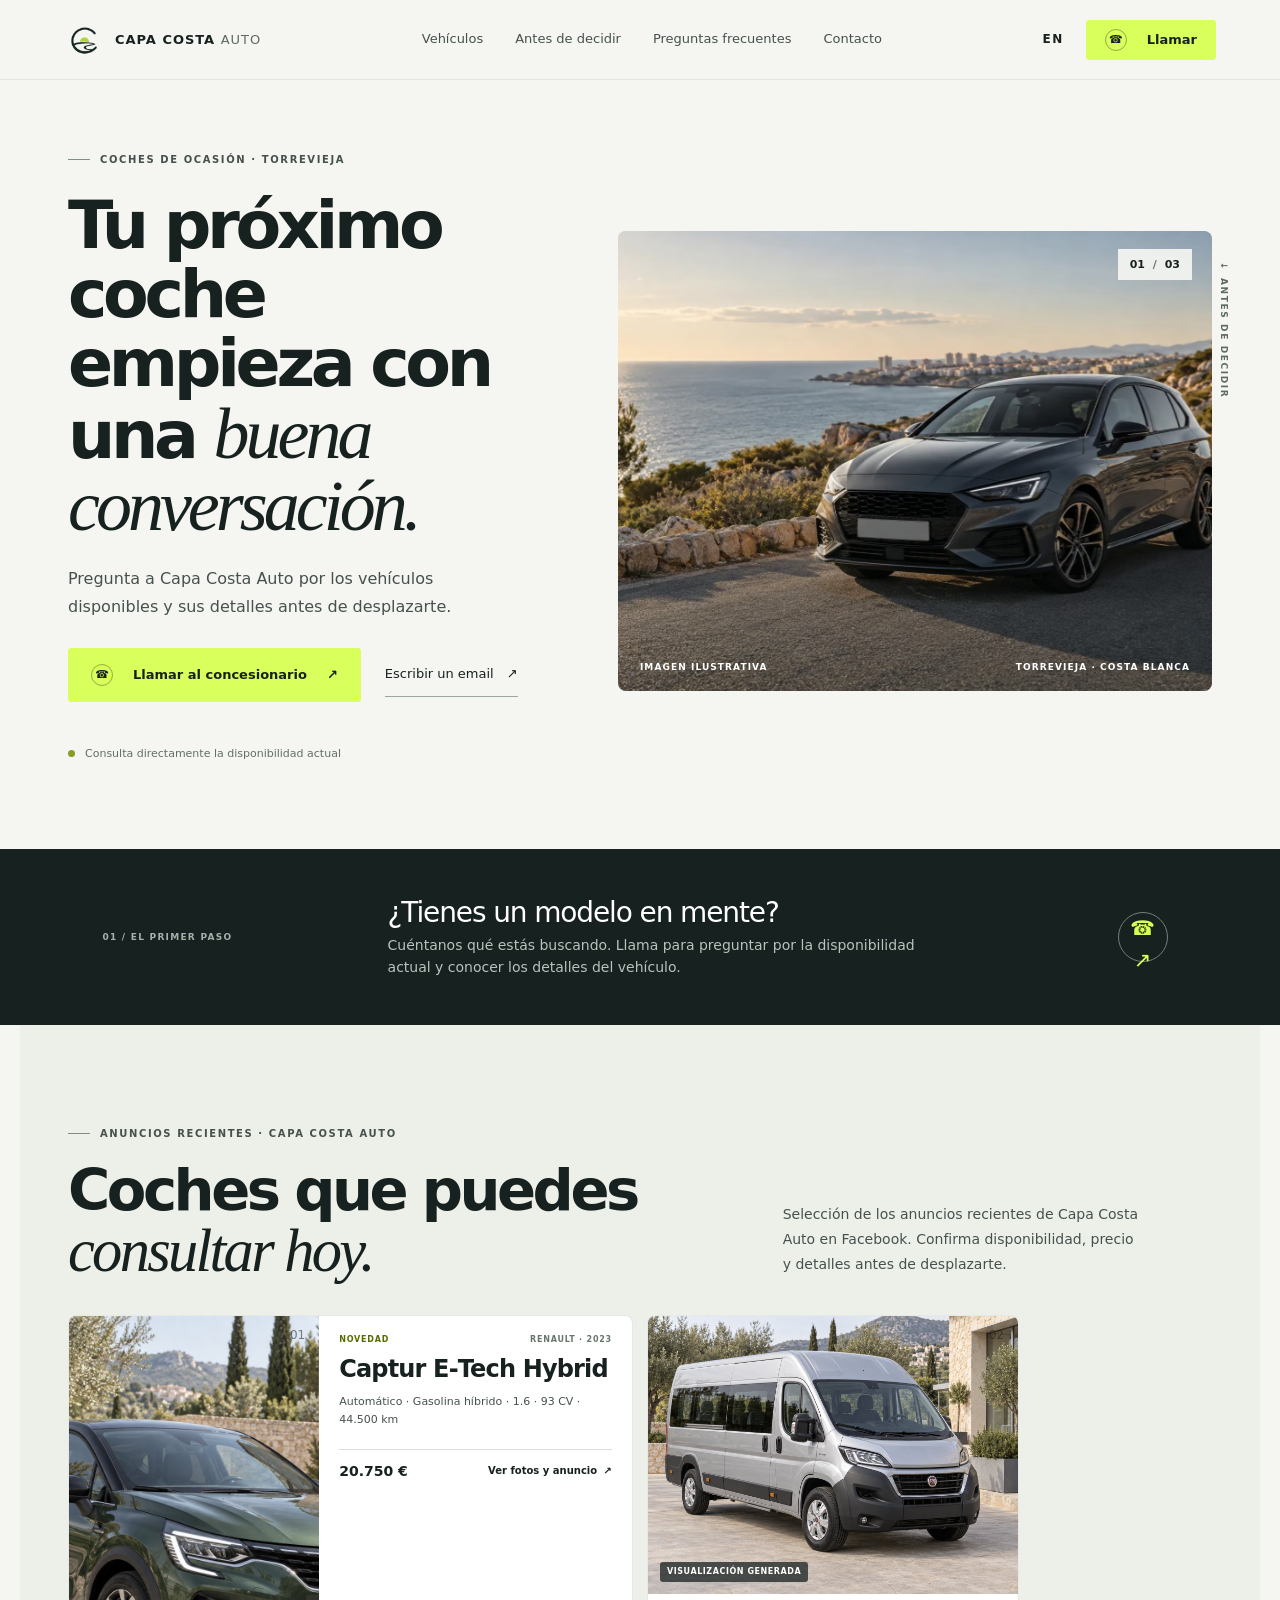
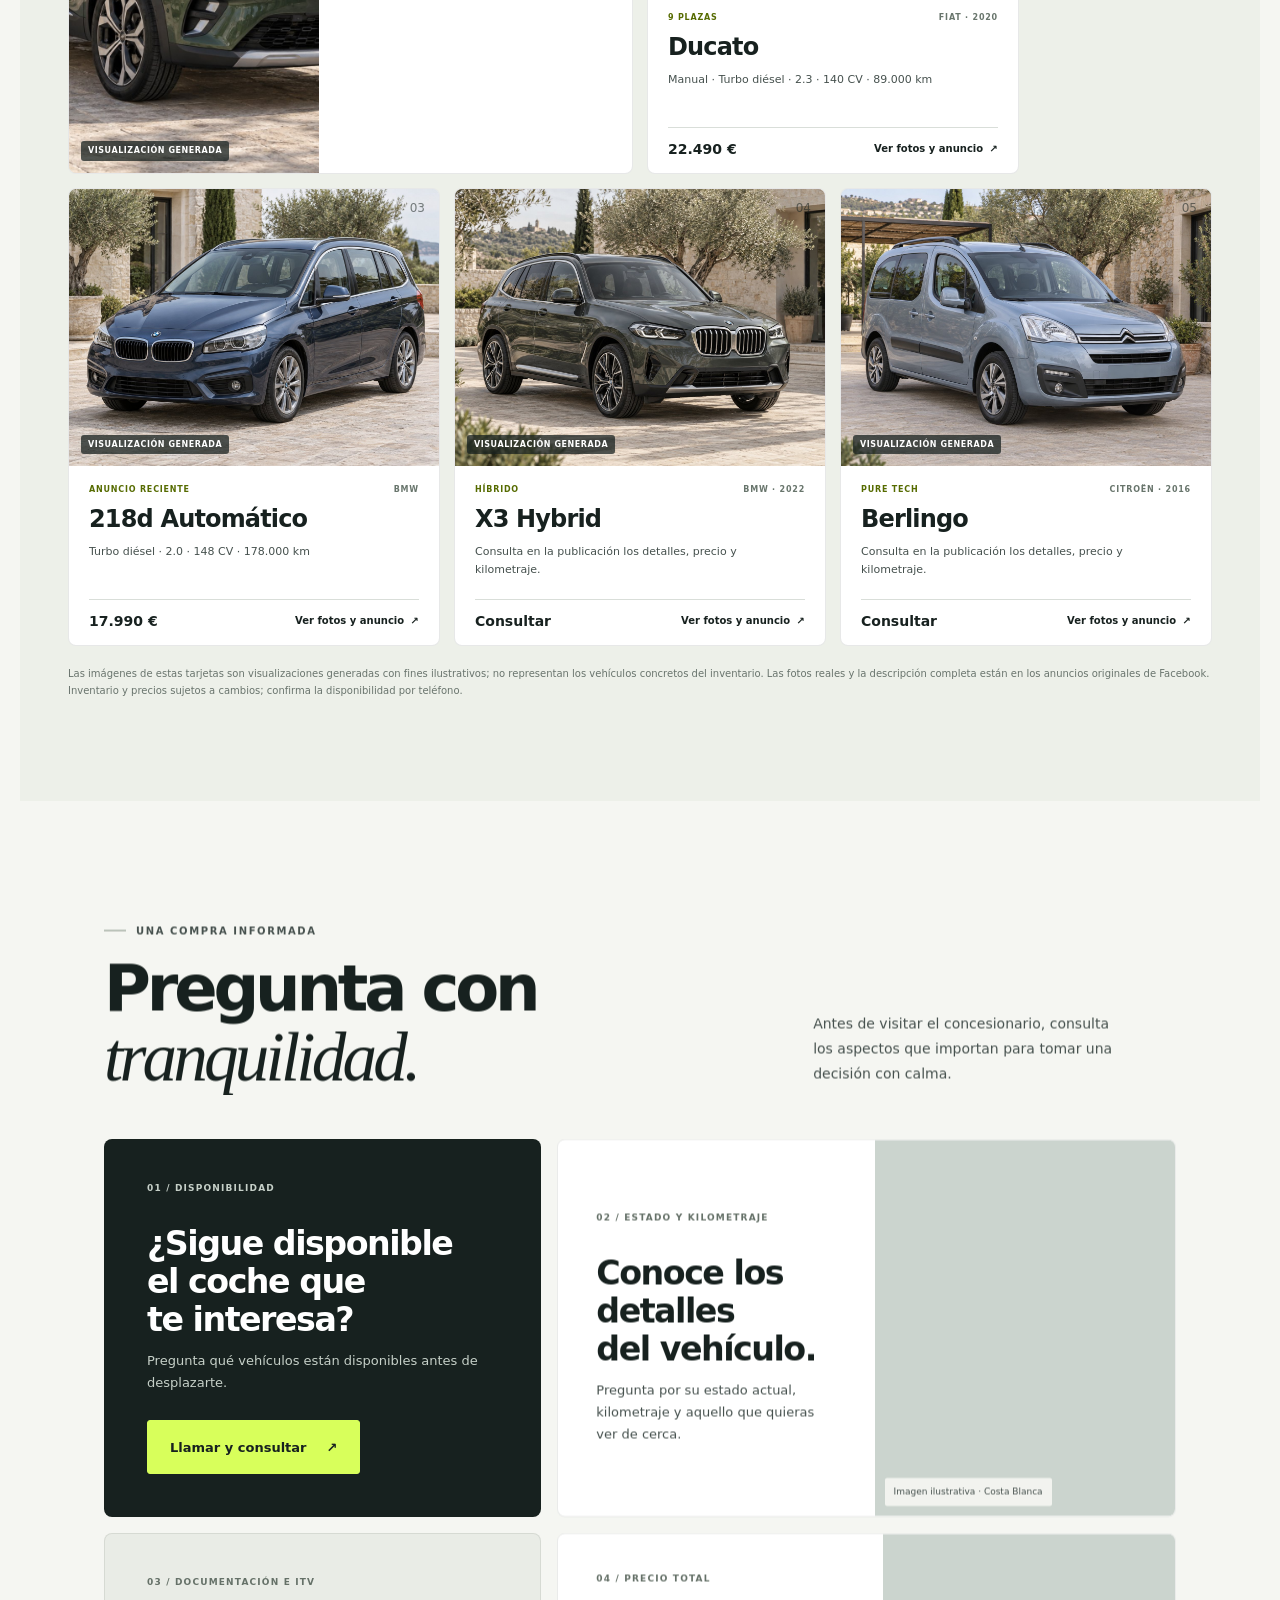
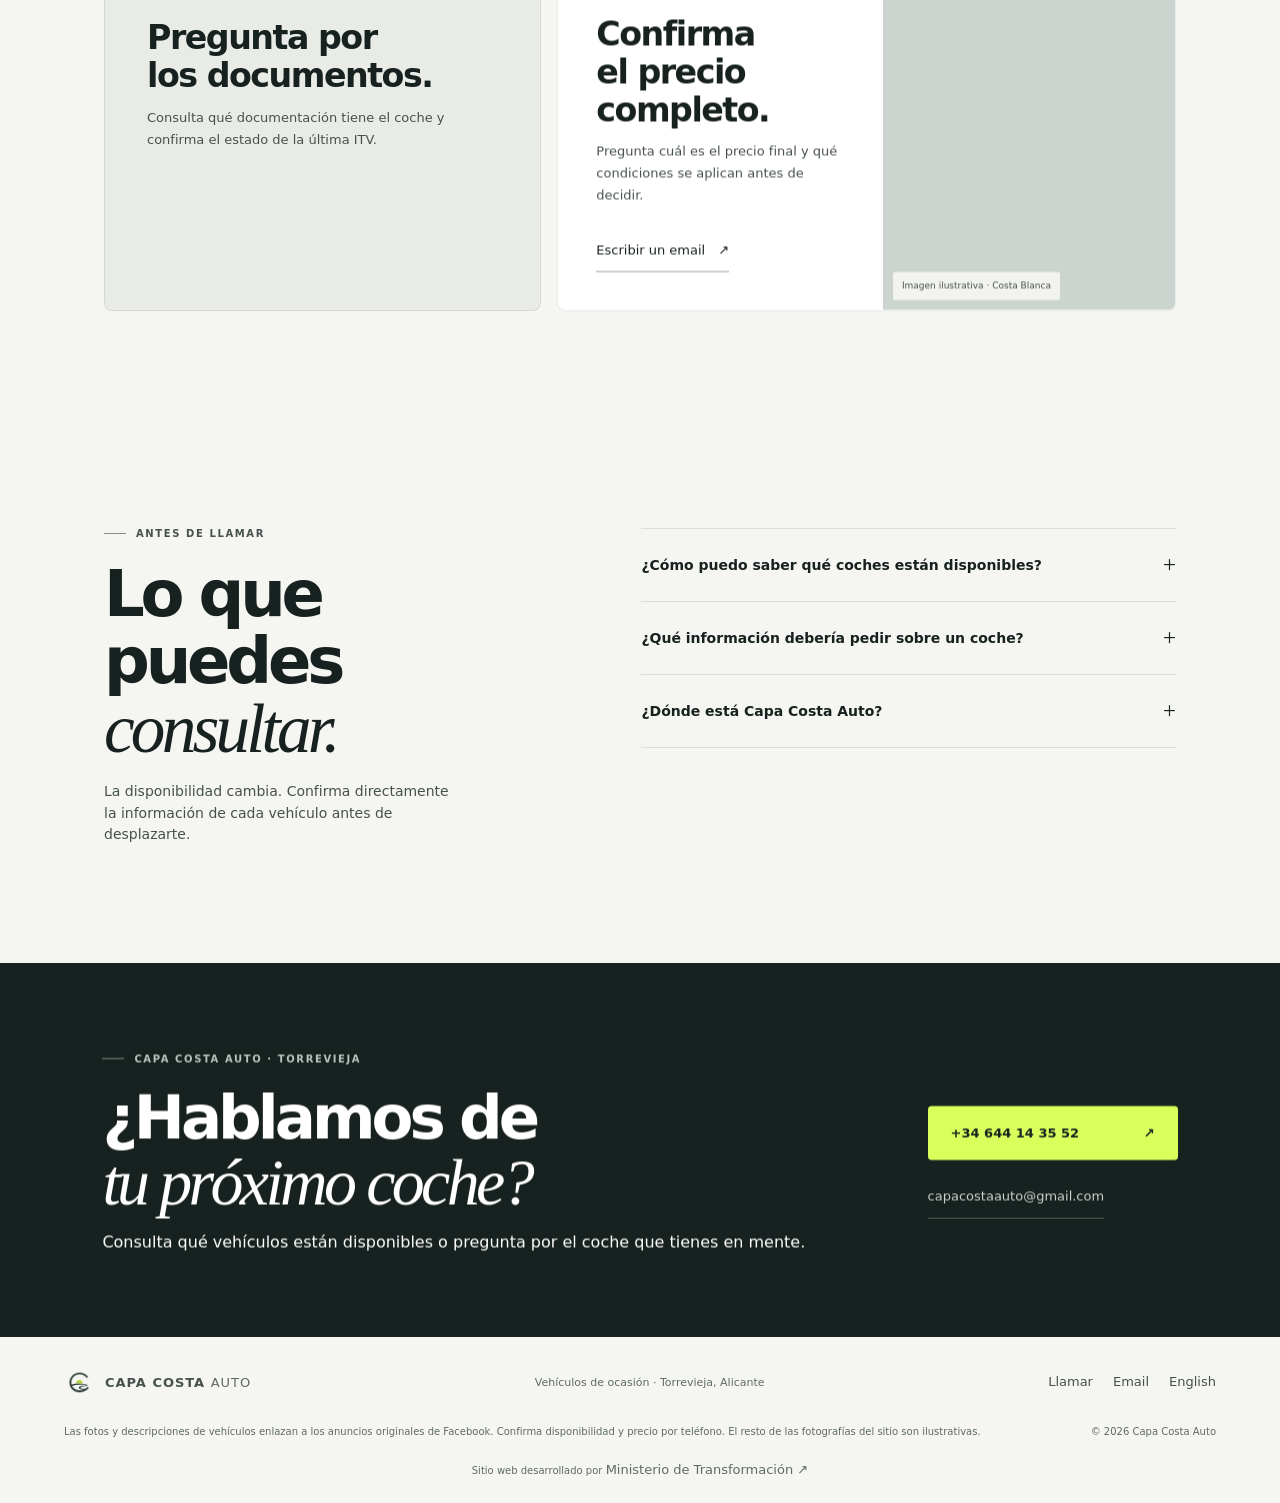
<file: index.html>
<!doctype html>
<html lang="es">
<head>
  <meta charset="utf-8">
  <meta name="viewport" content="width=device-width, initial-scale=1">
  <meta name="robots" content="noindex, nofollow">
  <meta http-equiv="refresh" content="0;url=es/">
  <title>Capa Costa Auto</title>
</head>
<body>
  <p><a href="es/">Continuar en español</a> · <a href="en/">Continue in English</a></p>
</body>
</html>
</file>
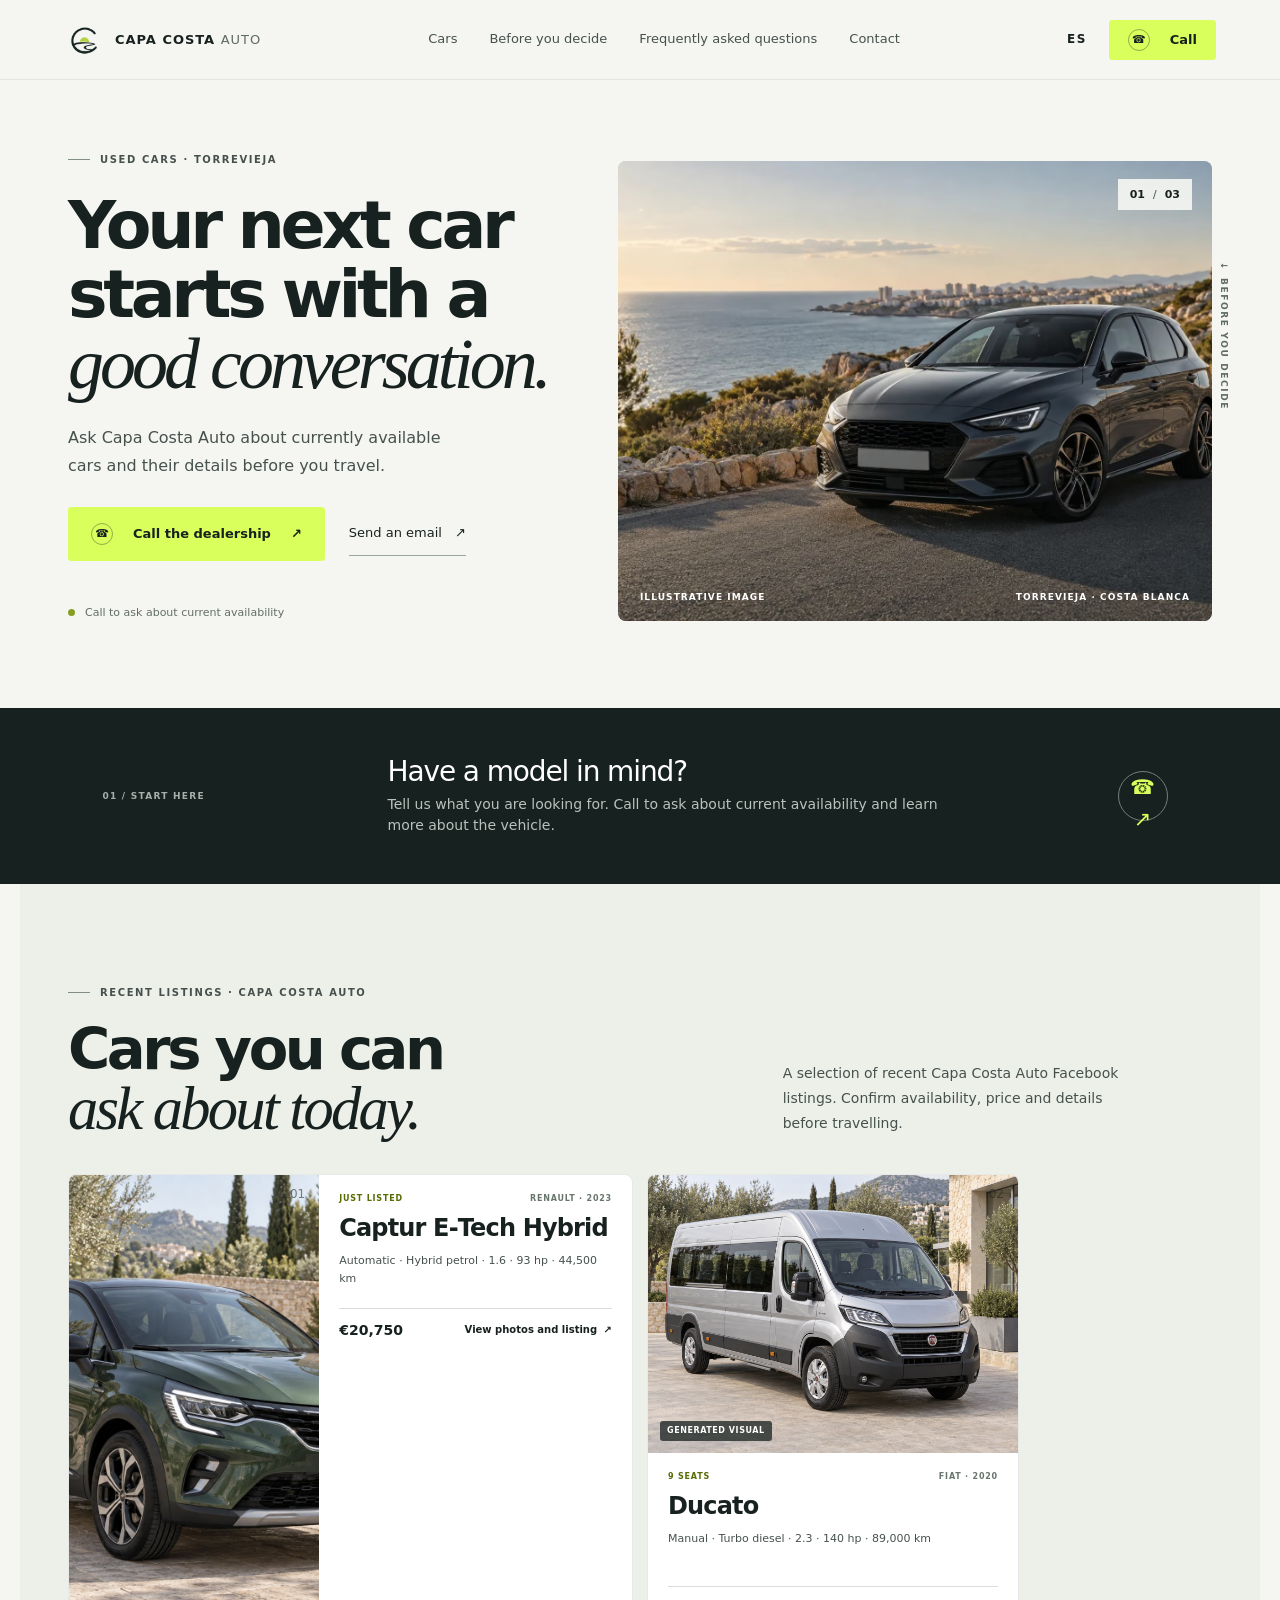
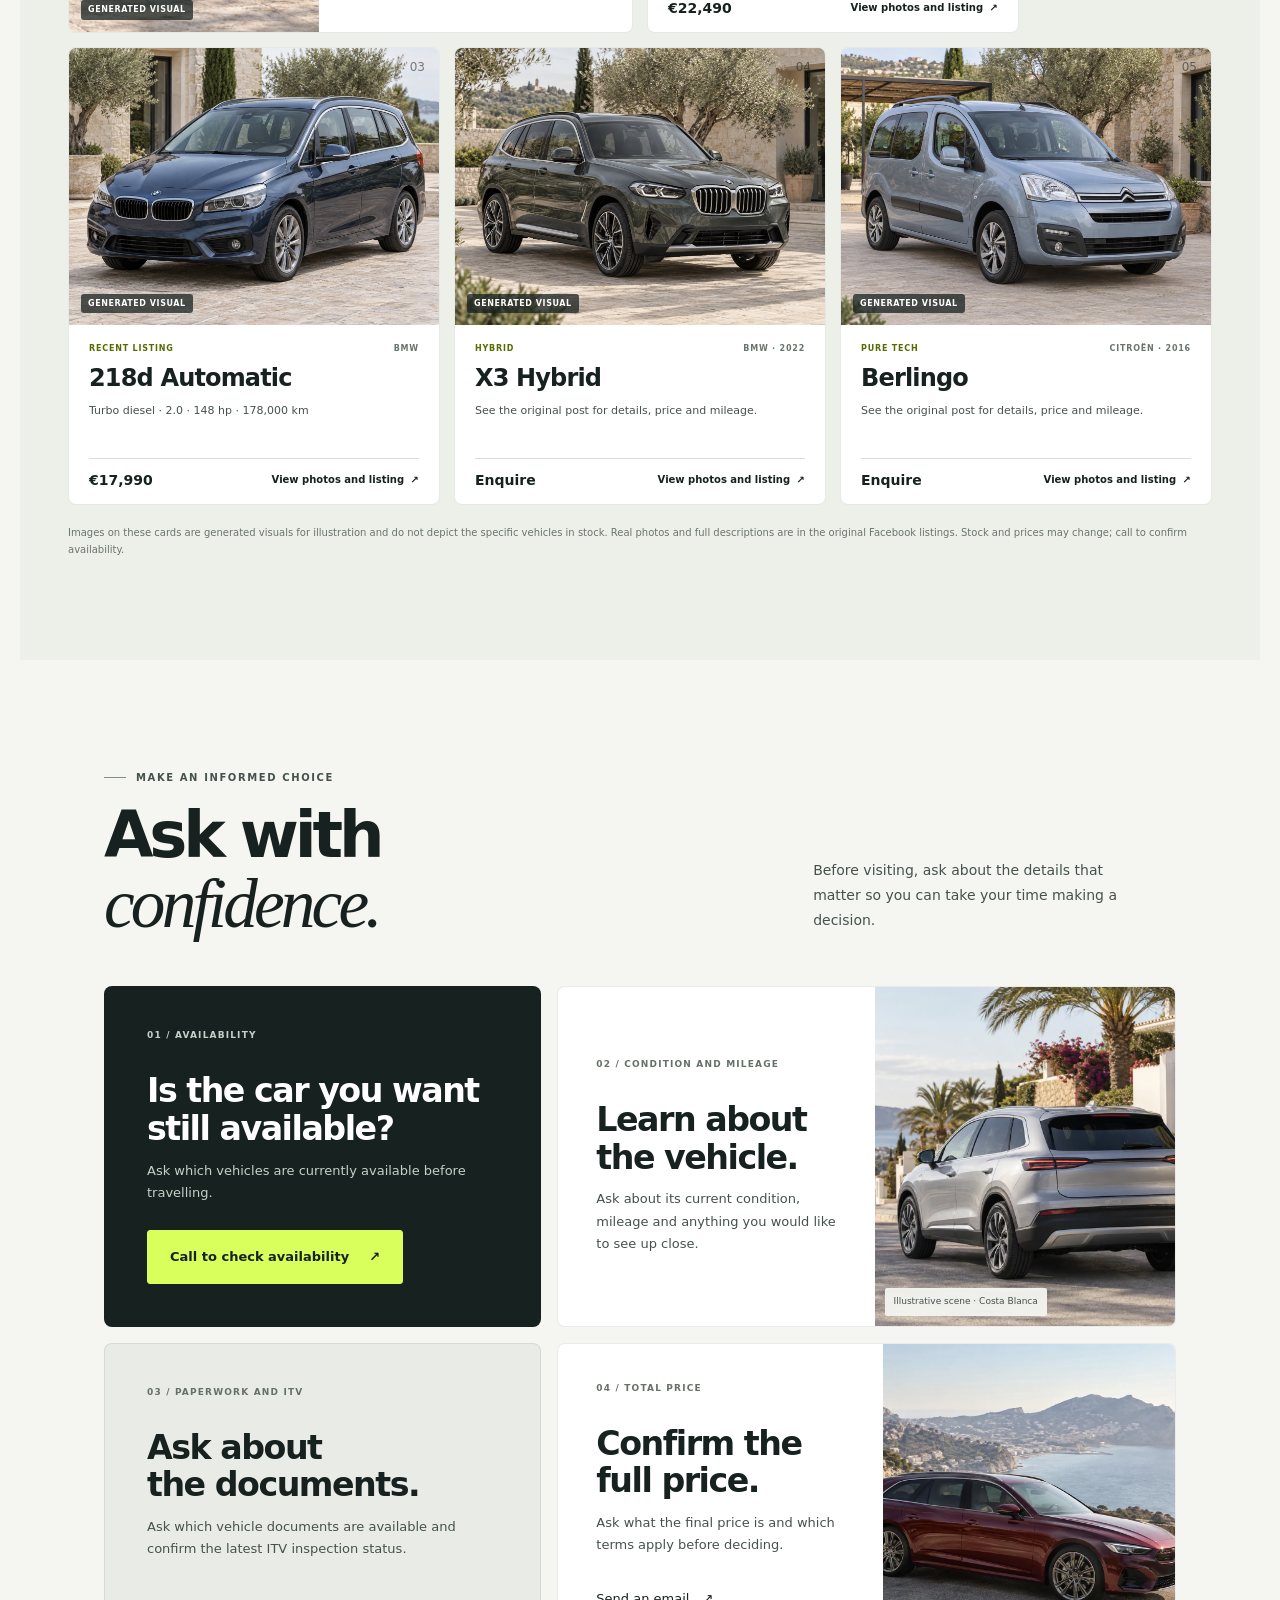
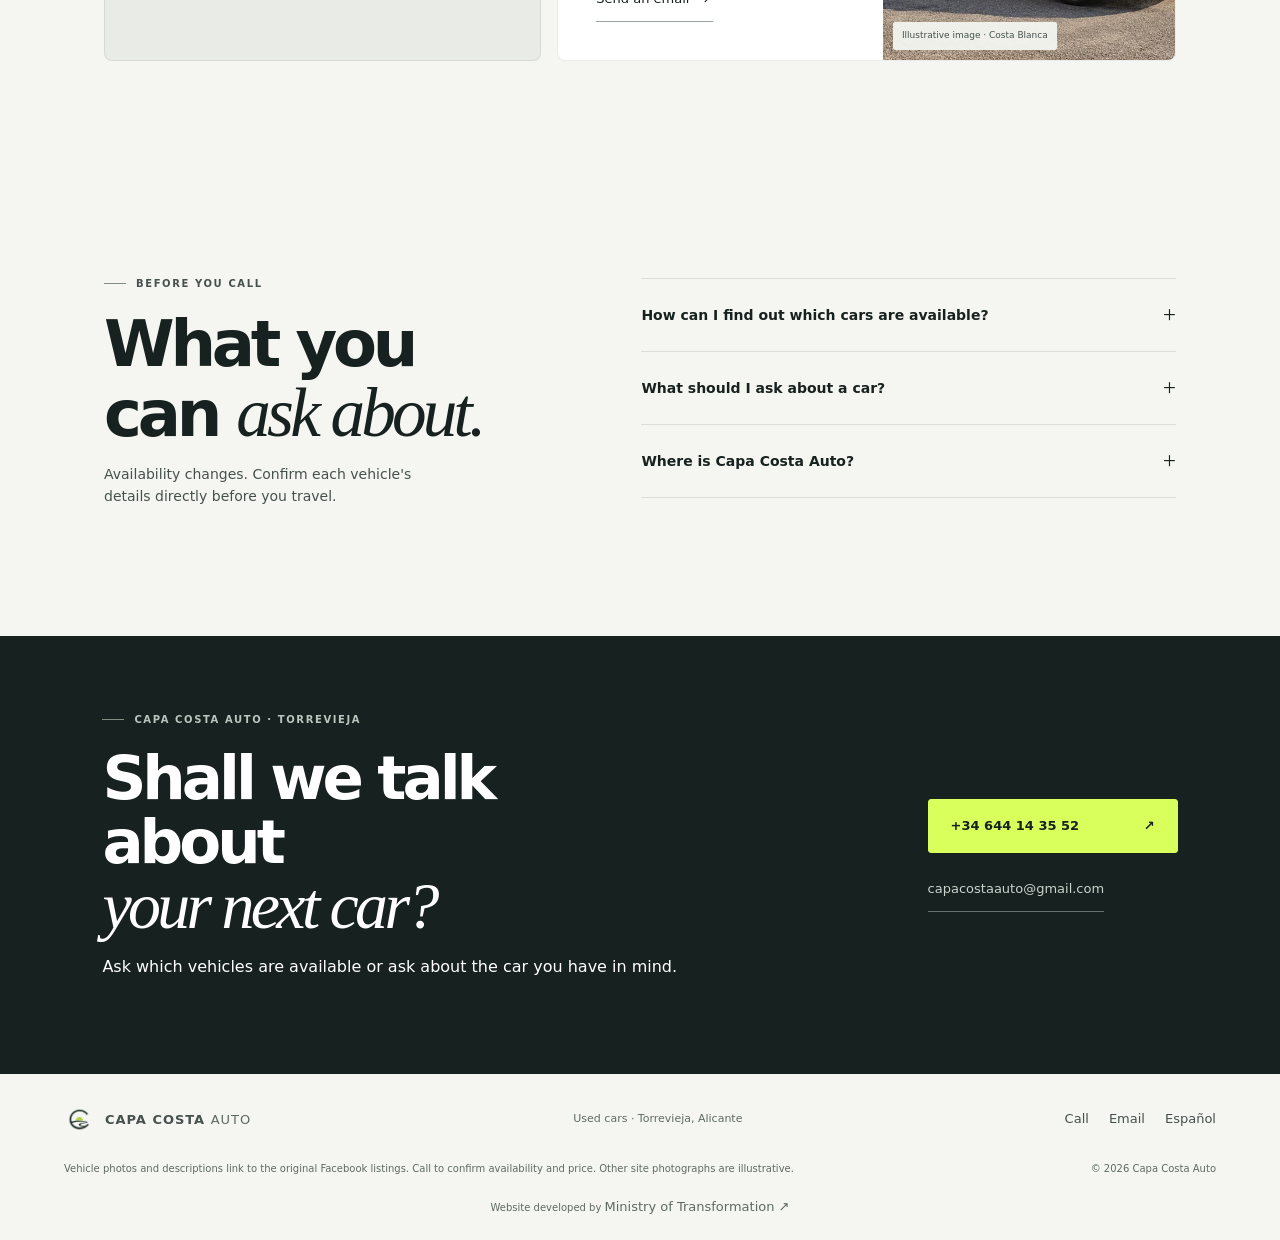
<file: en/index.html>
<!doctype html>
<html lang="en">
<head>
  <meta charset="utf-8">
  <meta name="viewport" content="width=device-width, initial-scale=1">
  <meta name="theme-color" content="#17211f">
  <meta name="robots" content="noindex, nofollow">
  <meta name="description" content="Contact Capa Costa Auto in Torrevieja to ask about current used-car availability.">
  <title>Used Cars in Torrevieja | Capa Costa Auto</title>
  <link rel="alternate" hreflang="es-ES" href="../es/index.html">
  <link rel="alternate" hreflang="en" href="index.html">
  <link rel="preload" as="image" href="../public/images/coast-1.avif" type="image/avif" fetchpriority="high">
  <link rel="stylesheet" href="../styles.css?v=20261013-inventory-images">
  <script src="../site.js" defer></script>
</head>
<body>
  <a class="skip-link" href="#main">Skip to content</a>
  <header class="site-header">
    <a class="brand" href="index.html"><img class="brand-mark" src="../public/brand/capa-costa-emblem.webp" alt="" width="40" height="40"><span>CAPA COSTA <b>AUTO</b></span></a>
    <nav class="desktop-nav" aria-label="Main navigation"><a href="#vehiculos">Cars</a><a href="#antes-de-decidir">Before you decide</a><a href="#preguntas">Frequently asked questions</a><a href="#contacto">Contact</a></nav>
    <div class="header-actions"><a class="language" href="../es/index.html" lang="es" hreflang="es-ES" aria-label="Ver en español">ES</a><a class="button button-small" href="tel:+34644143552" aria-label="Call the dealership"><span class="phone-icon" aria-hidden="true"></span><span>Call</span></a></div>
  </header>

  <main id="main">
    <section class="hero" aria-labelledby="hero-title">
      <div class="hero-copy">
        <p class="eyebrow"><span class="eyebrow-line" aria-hidden="true"></span> USED CARS · TORREVIEJA</p>
        <h1 id="hero-title">Your next car starts with a <em>good conversation.</em></h1>
        <p class="hero-lead">Ask Capa Costa Auto about currently available cars and their details before you travel.</p>
        <div class="hero-actions"><a class="button button-primary" href="tel:+34644143552"><span class="phone-icon" aria-hidden="true"></span> Call the dealership <span aria-hidden="true">↗</span></a><a class="text-link" href="mailto:capacostaauto@gmail.com">Send an email <span aria-hidden="true">↗</span></a></div>
        <p class="hero-note"><span class="note-dot" aria-hidden="true"></span>Call to ask about current availability</p>
      </div>
      <figure class="hero-visual">
        <picture><source srcset="../public/images/coast-1.avif" type="image/avif" sizes="(min-width: 900px) 54vw, (min-width: 651px) 48vw, calc(100vw - 40px)"><img src="../public/images/coast-1.webp" alt="Illustrative car beside the Mediterranean coast; not a current listing" width="1536" height="1024" fetchpriority="high" decoding="async"></picture>
        <figcaption><span>ILLUSTRATIVE IMAGE</span><span>TORREVIEJA · COSTA BLANCA</span></figcaption><div class="image-index" aria-hidden="true">01 <span>/</span> 03</div>
      </figure>
      <a class="hero-side-label" href="#antes-de-decidir"><span aria-hidden="true">↓</span> BEFORE YOU DECIDE</a>
    </section>

    <section class="intro-band" aria-labelledby="availability-band-title">
      <div class="section-index">01 / START HERE</div>
      <div class="intro-main"><h2 id="availability-band-title">Have a model in mind?</h2><p>Tell us what you are looking for. Call to ask about current availability and learn more about the vehicle.</p></div>
      <a class="round-link" href="tel:+34644143552" aria-label="Call to ask about available cars"><span aria-hidden="true">↗</span></a>
    </section>

    <section class="inventory-section" id="vehiculos" aria-labelledby="inventory-title">
      <div class="inventory-heading"><div><p class="eyebrow"><span class="eyebrow-line" aria-hidden="true"></span> RECENT LISTINGS · CAPA COSTA AUTO</p><h2 id="inventory-title">Cars you can<br><em>ask about today.</em></h2></div><p>A selection of recent Capa Costa Auto Facebook listings. Confirm availability, price and details before travelling.</p></div>
      <div class="inventory-grid">
        <article class="vehicle-card vehicle-featured"><figure class="vehicle-art"><img src="../public/images/listings/renault-captur-2023.jpg" alt="Illustrative image of a 2023 Renault Captur E-Tech Hybrid"><span class="vehicle-art-label">Generated visual</span><b>01</b></figure><div class="vehicle-info"><p class="vehicle-meta"><span>JUST LISTED</span><span>RENAULT · 2023</span></p><h3>Captur E‑Tech Hybrid</h3><p class="vehicle-specs">Automatic · Hybrid petrol · 1.6 · 93 hp · 44,500 km</p><div class="vehicle-bottom"><strong>€20,750</strong><a href="https://www.facebook.com/photo/?fbid=998239333301235&amp;set=pcb.998239783301190" target="_blank" rel="noopener noreferrer">View photos and listing <span aria-hidden="true">↗</span></a></div></div></article>
        <article class="vehicle-card"><figure class="vehicle-art vehicle-art-van"><img src="../public/images/listings/fiat-ducato-2020.jpg" alt="Illustrative image of a nine-seat 2020 Fiat Ducato"><span class="vehicle-art-label">Generated visual</span><b>02</b></figure><div class="vehicle-info"><p class="vehicle-meta"><span>9 SEATS</span><span>FIAT · 2020</span></p><h3>Ducato</h3><p class="vehicle-specs">Manual · Turbo diesel · 2.3 · 140 hp · 89,000 km</p><div class="vehicle-bottom"><strong>€22,490</strong><a href="https://www.facebook.com/photo/?fbid=968975926227576&amp;set=pcb.968976729560829" target="_blank" rel="noopener noreferrer">View photos and listing <span aria-hidden="true">↗</span></a></div></div></article>
        <article class="vehicle-card"><figure class="vehicle-art vehicle-art-bmw"><img src="../public/images/listings/bmw-218d.jpg" alt="Illustrative image of a BMW 218d automatic"><span class="vehicle-art-label">Generated visual</span><b>03</b></figure><div class="vehicle-info"><p class="vehicle-meta"><span>RECENT LISTING</span><span>BMW</span></p><h3>218d Automatic</h3><p class="vehicle-specs">Turbo diesel · 2.0 · 148 hp · 178,000 km</p><div class="vehicle-bottom"><strong>€17,990</strong><a href="https://www.facebook.com/reel/2669272490158174/" target="_blank" rel="noopener noreferrer">View photos and listing <span aria-hidden="true">↗</span></a></div></div></article>
        <article class="vehicle-card"><figure class="vehicle-art vehicle-art-x3"><img src="../public/images/listings/bmw-x3-2022.jpg" alt="Illustrative image of a 2022 BMW X3 hybrid"><span class="vehicle-art-label">Generated visual</span><b>04</b></figure><div class="vehicle-info"><p class="vehicle-meta"><span>HYBRID</span><span>BMW · 2022</span></p><h3>X3 Hybrid</h3><p class="vehicle-specs">See the original post for details, price and mileage.</p><div class="vehicle-bottom"><strong>Enquire</strong><a href="https://www.facebook.com/p/Capa-Costa-100093455335530/" target="_blank" rel="noopener noreferrer">View photos and listing <span aria-hidden="true">↗</span></a></div></div></article>
        <article class="vehicle-card"><figure class="vehicle-art vehicle-art-citroen"><img src="../public/images/listings/citroen-berlingo-2016.jpg" alt="Illustrative image of a 2016 Citroën Berlingo PureTech"><span class="vehicle-art-label">Generated visual</span><b>05</b></figure><div class="vehicle-info"><p class="vehicle-meta"><span>PURE TECH</span><span>CITROËN · 2016</span></p><h3>Berlingo</h3><p class="vehicle-specs">See the original post for details, price and mileage.</p><div class="vehicle-bottom"><strong>Enquire</strong><a href="https://www.facebook.com/p/Capa-Costa-100093455335530/" target="_blank" rel="noopener noreferrer">View photos and listing <span aria-hidden="true">↗</span></a></div></div></article>
      </div>
      <p class="inventory-note">Images on these cards are generated visuals for illustration and do not depict the specific vehicles in stock. Real photos and full descriptions are in the original Facebook listings. Stock and prices may change; call to confirm availability.</p>
    </section>

    <section class="editorial" id="antes-de-decidir" aria-labelledby="questions-title">
      <div class="editorial-heading" data-reveal><div><p class="eyebrow"><span class="eyebrow-line" aria-hidden="true"></span> MAKE AN INFORMED CHOICE</p><h2 id="questions-title">Ask with<br><em>confidence.</em></h2></div><p class="editorial-deck">Before visiting, ask about the details that matter so you can take your time making a decision.</p></div>
      <div class="bento-grid">
        <article class="bento-card bento-availability" data-reveal><div><p class="card-kicker">01 / AVAILABILITY</p><h3>Is the car you want still available?</h3><p>Ask which vehicles are currently available before travelling.</p></div><a class="button button-light" href="tel:+34644143552">Call to check availability <span aria-hidden="true">↗</span></a></article>
        <article class="bento-card bento-condition" data-reveal><div class="bento-copy"><p class="card-kicker">02 / CONDITION AND MILEAGE</p><h3>Learn about the vehicle.</h3><p>Ask about its current condition, mileage and anything you would like to see up close.</p></div><figure class="bento-image"><picture><source srcset="../public/images/coast-2.avif" type="image/avif" sizes="(min-width: 900px) 37vw, (min-width: 651px) 43vw, calc(100vw - 40px)"><img src="../public/images/coast-2.webp" alt="Illustrative car on a Mediterranean street; not a current listing" width="1448" height="1086" loading="lazy" decoding="async"></picture><figcaption>Illustrative scene · Costa Blanca</figcaption></figure></article>
        <article class="bento-card bento-paperwork" data-reveal><div><p class="card-kicker">03 / PAPERWORK AND ITV</p><h3>Ask about the documents.</h3><p>Ask which vehicle documents are available and confirm the latest ITV inspection status.</p></div></article>
        <article class="bento-card bento-price" data-reveal><div class="bento-copy"><p class="card-kicker">04 / TOTAL PRICE</p><h3>Confirm the full price.</h3><p>Ask what the final price is and which terms apply before deciding.</p><a class="text-link" href="mailto:capacostaauto@gmail.com">Send an email <span aria-hidden="true">↗</span></a></div><figure class="bento-image"><picture><source srcset="../public/images/coast-3.avif" type="image/avif" sizes="(min-width: 900px) 37vw, (min-width: 651px) 43vw, calc(100vw - 40px)"><img src="../public/images/coast-3.webp" alt="Illustrative car beside the Mediterranean; not a current listing" width="1448" height="1086" loading="lazy" decoding="async"></picture><figcaption>Illustrative image · Costa Blanca</figcaption></figure></article>
      </div>
    </section>

    <section class="faq-section" id="preguntas" aria-labelledby="faq-title">
      <div class="faq-heading" data-reveal><p class="eyebrow"><span class="eyebrow-line" aria-hidden="true"></span> BEFORE YOU CALL</p><h2 id="faq-title">What you can <em>ask about.</em></h2><p>Availability changes. Confirm each vehicle's details directly before you travel.</p></div>
      <div class="faq-list" data-reveal><details><summary>How can I find out which cars are available?<span aria-hidden="true">+</span></summary><p>Call the dealership to ask which vehicles are currently available.</p></details><details><summary>What should I ask about a car?<span aria-hidden="true">+</span></summary><p>You can ask about its condition, mileage, paperwork, inspection status, full price and applicable terms.</p></details><details><summary>Where is Capa Costa Auto?<span aria-hidden="true">+</span></summary><p>Capa Costa Auto is in Torrevieja. Call before travelling to confirm visit details.</p></details></div>
    </section>

    <section class="contact-section" id="contacto" aria-labelledby="contact-title"><div data-reveal><p class="eyebrow"><span class="eyebrow-line" aria-hidden="true"></span> CAPA COSTA AUTO · TORREVIEJA</p><h2 id="contact-title">Shall we talk about<br><em>your next car?</em></h2><p class="contact-lead">Ask which vehicles are available or ask about the car you have in mind.</p></div><div class="contact-actions" data-reveal><a class="button button-light" href="tel:+34644143552">+34 644 14 35 52 <span aria-hidden="true">↗</span></a><a class="contact-email" href="mailto:capacostaauto@gmail.com">capacostaauto@gmail.com</a></div></section>
  </main>

  <footer class="site-footer"><a class="brand brand-footer" href="index.html"><img class="brand-mark" src="../public/brand/capa-costa-emblem.webp" alt="" width="32" height="32" loading="lazy"><span>CAPA COSTA <b>AUTO</b></span></a><p>Used cars · Torrevieja, Alicante</p><div><a href="tel:+34644143552">Call</a><a href="mailto:capacostaauto@gmail.com">Email</a><a href="../es/index.html" lang="es" hreflang="es-ES">Español</a></div><small>Vehicle photos and descriptions link to the original Facebook listings. Call to confirm availability and price. Other site photographs are illustrative.</small><small class="copyright">© 2026 Capa Costa Auto</small><small class="developer-credit">Website developed by <a href="https://github.com/Ministry-transformation/capa-costa-auto" target="_blank" rel="noopener noreferrer">Ministry of Transformation <span aria-hidden="true">↗</span></a></small></footer>
</body>
</html>
</file>
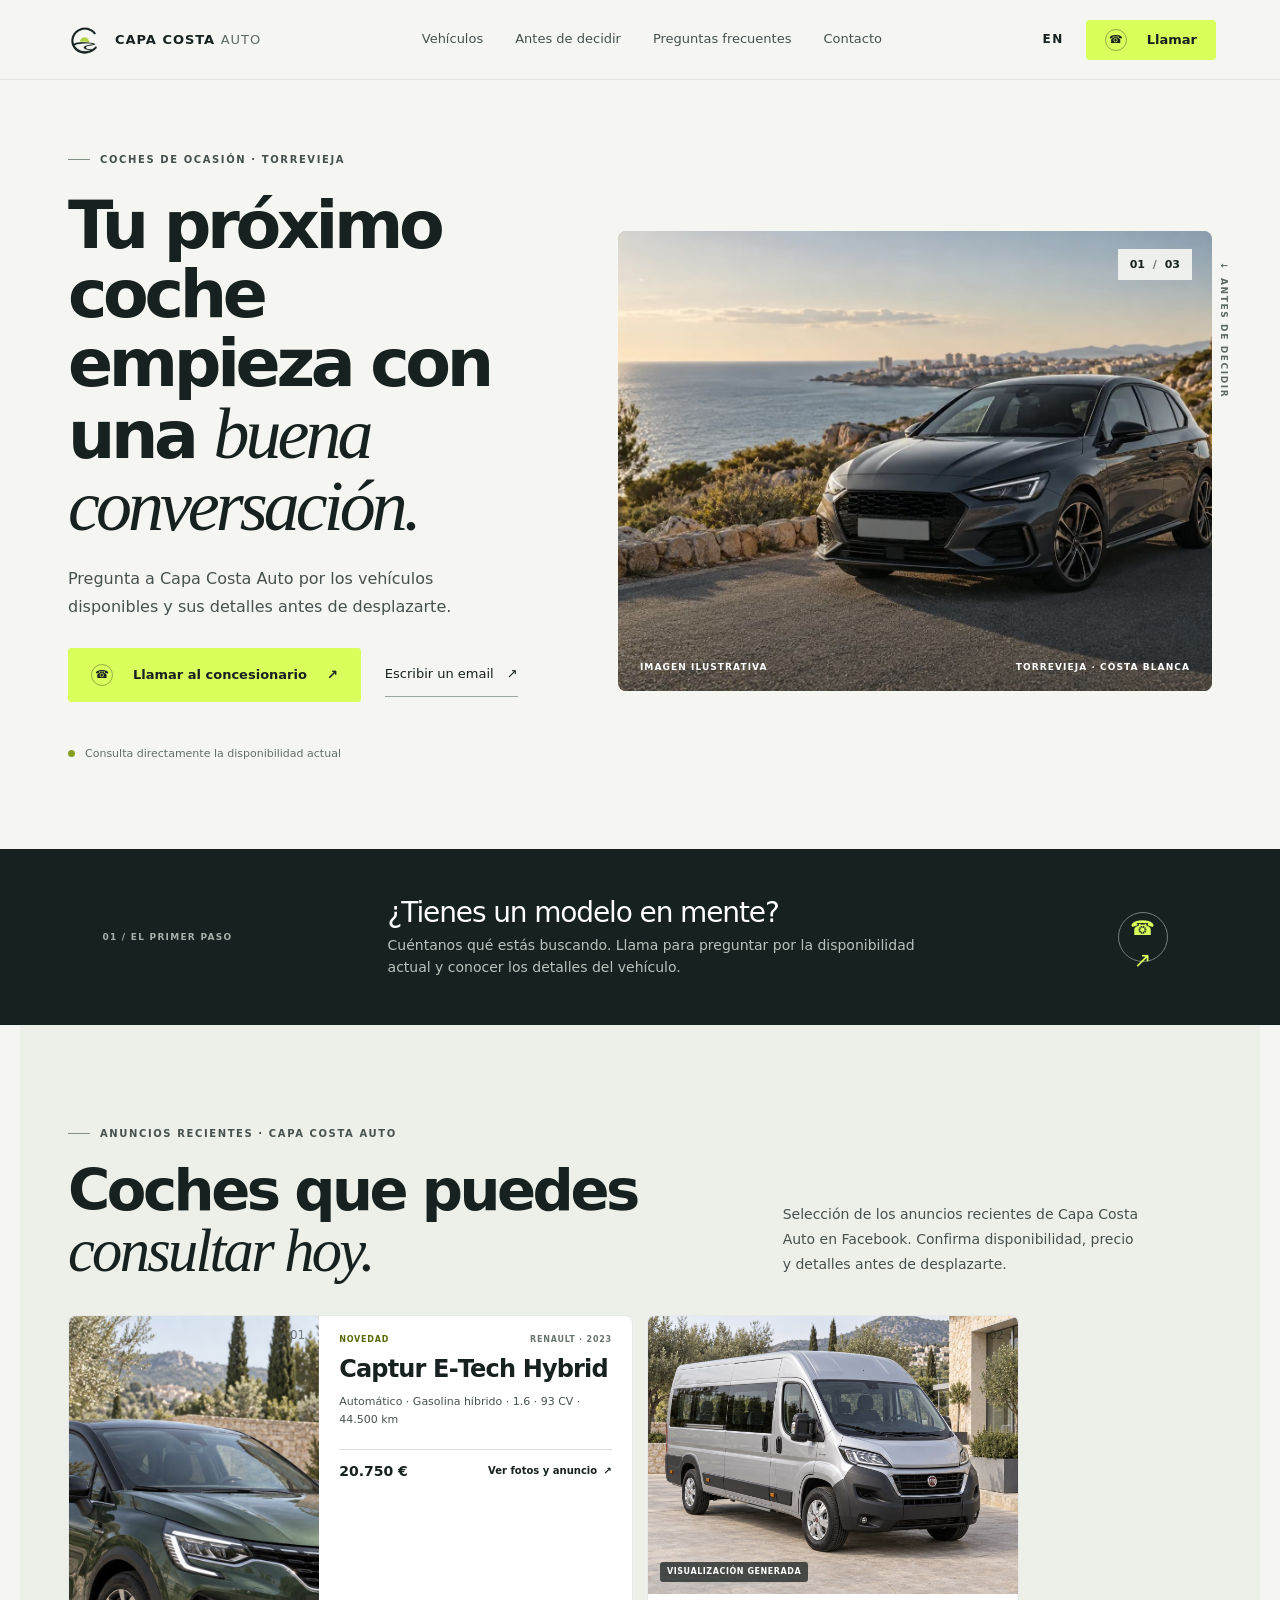
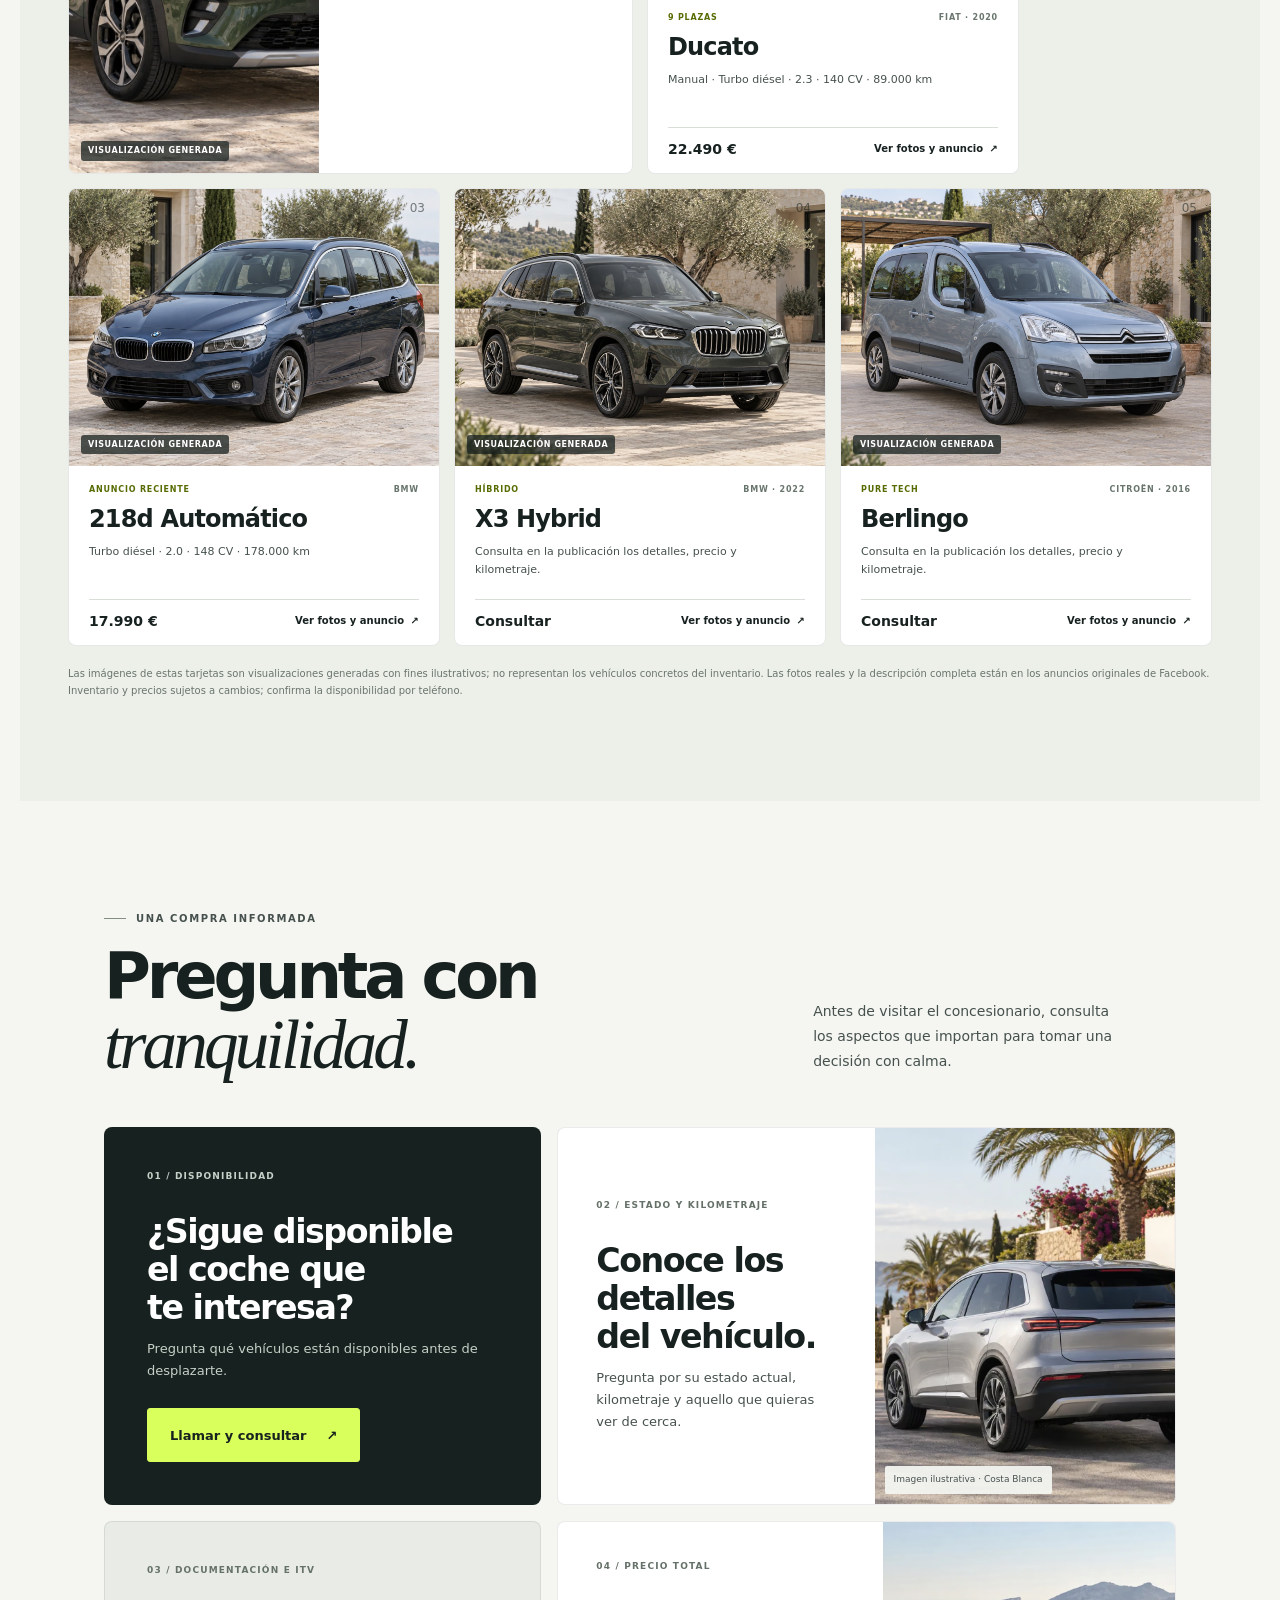
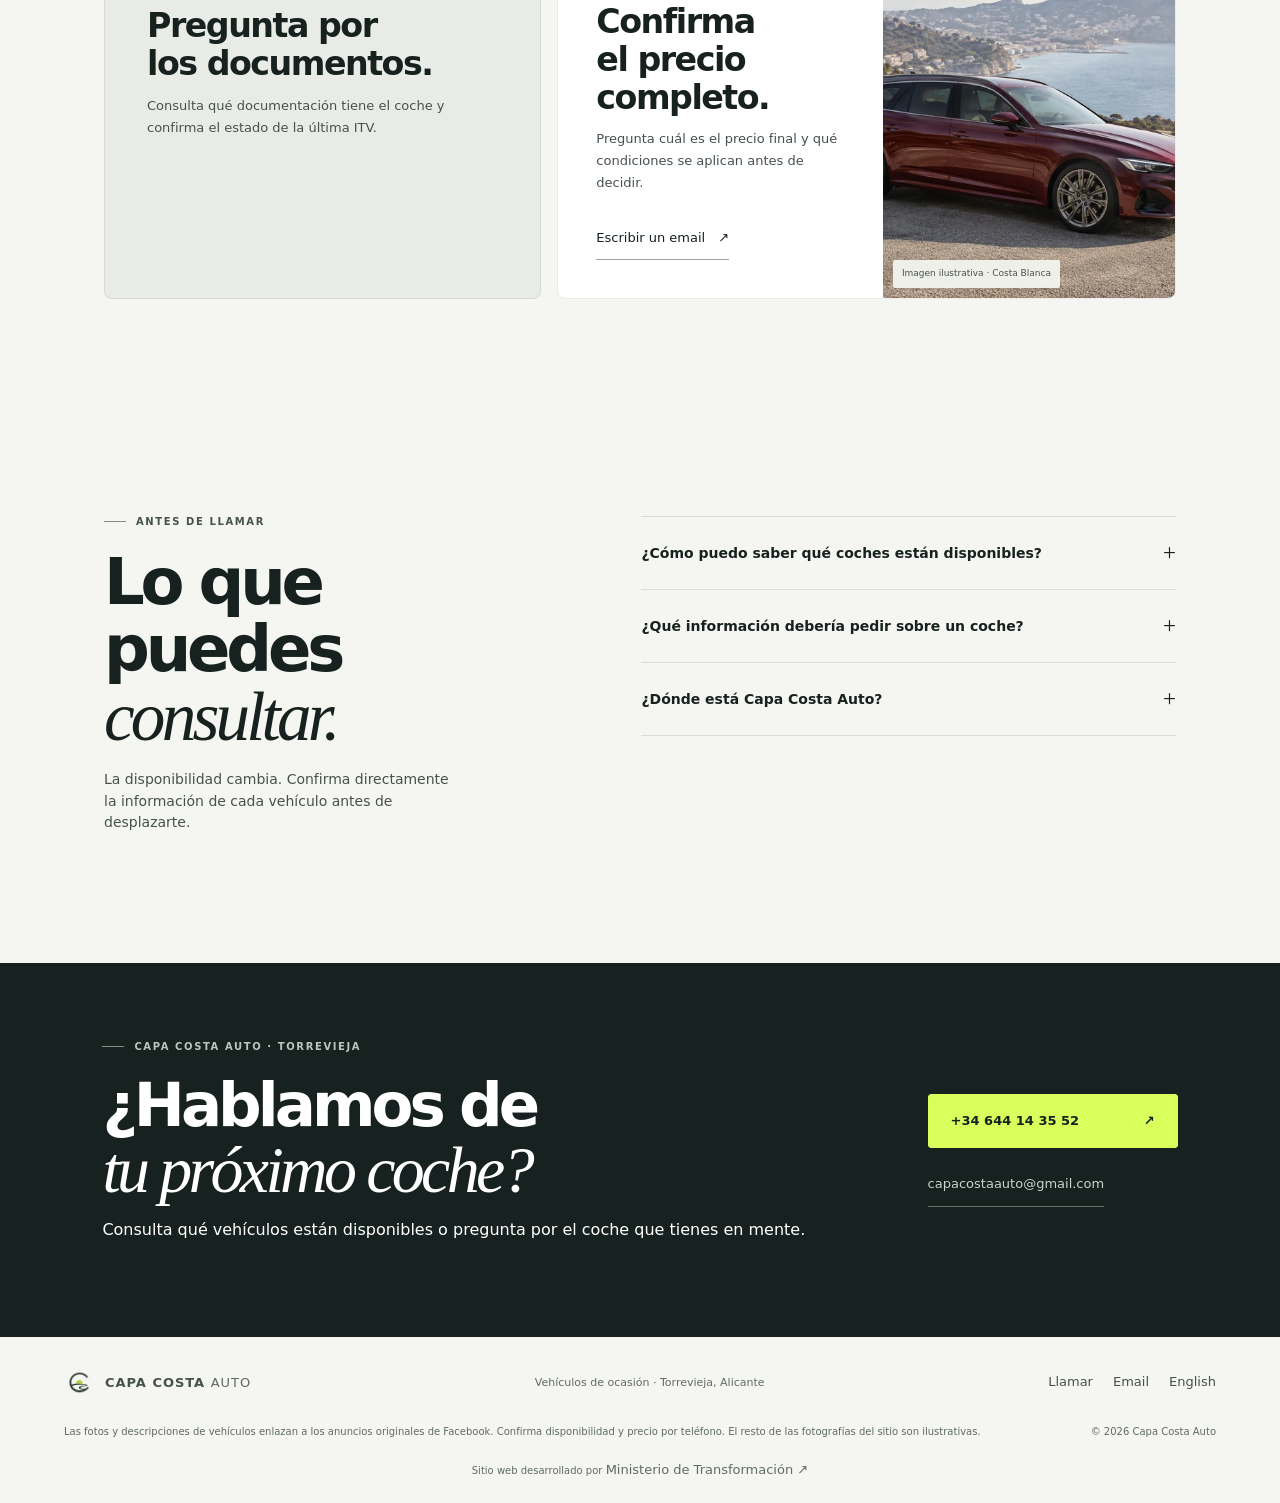
<file: es/index.html>
<!doctype html>
<html lang="es">
<head>
  <meta charset="utf-8">
  <meta name="viewport" content="width=device-width, initial-scale=1">
  <meta name="theme-color" content="#17211f">
  <meta name="robots" content="noindex, nofollow">
  <meta name="description" content="Contacta con Capa Costa Auto en Torrevieja para consultar la disponibilidad actual de coches de ocasión.">
  <title>Coches de ocasión en Torrevieja | Capa Costa Auto</title>
  <link rel="alternate" hreflang="es-ES" href="index.html">
  <link rel="alternate" hreflang="en" href="../en/index.html">
  <link rel="preload" as="image" href="../public/images/coast-1.avif" type="image/avif" fetchpriority="high">
  <link rel="stylesheet" href="../styles.css?v=20261013-inventory-images">
  <script src="../site.js" defer></script>
</head>
<body>
  <a class="skip-link" href="#main">Saltar al contenido</a>
  <header class="site-header">
    <a class="brand" href="index.html"><img class="brand-mark" src="../public/brand/capa-costa-emblem.webp" alt="" width="40" height="40"><span>CAPA COSTA <b>AUTO</b></span></a>
    <nav class="desktop-nav" aria-label="Navegación principal"><a href="#vehiculos">Vehículos</a><a href="#antes-de-decidir">Antes de decidir</a><a href="#preguntas">Preguntas frecuentes</a><a href="#contacto">Contacto</a></nav>
    <div class="header-actions"><a class="language" href="../en/index.html" lang="en" hreflang="en" aria-label="View in English">EN</a><a class="button button-small" href="tel:+34644143552" aria-label="Llamar al concesionario"><span class="phone-icon" aria-hidden="true"></span><span>Llamar</span></a></div>
  </header>

  <main id="main">
    <section class="hero" aria-labelledby="hero-title">
      <div class="hero-copy">
        <p class="eyebrow"><span class="eyebrow-line" aria-hidden="true"></span> COCHES DE OCASIÓN · TORREVIEJA</p>
        <h1 id="hero-title">Tu próximo coche empieza con una <em>buena conversación.</em></h1>
        <p class="hero-lead">Pregunta a Capa Costa Auto por los vehículos disponibles y sus detalles antes de desplazarte.</p>
        <div class="hero-actions"><a class="button button-primary" href="tel:+34644143552"><span class="phone-icon" aria-hidden="true"></span> Llamar al concesionario <span aria-hidden="true">↗</span></a><a class="text-link" href="mailto:capacostaauto@gmail.com">Escribir un email <span aria-hidden="true">↗</span></a></div>
        <p class="hero-note"><span class="note-dot" aria-hidden="true"></span>Consulta directamente la disponibilidad actual</p>
      </div>
      <figure class="hero-visual">
        <picture><source srcset="../public/images/coast-1.avif" type="image/avif" sizes="(min-width: 900px) 54vw, (min-width: 651px) 48vw, calc(100vw - 40px)"><img src="../public/images/coast-1.webp" alt="Coche ilustrativo junto a la costa mediterránea; no corresponde a un vehículo anunciado" width="1536" height="1024" fetchpriority="high" decoding="async"></picture>
        <figcaption><span>IMAGEN ILUSTRATIVA</span><span>TORREVIEJA · COSTA BLANCA</span></figcaption><div class="image-index" aria-hidden="true">01 <span>/</span> 03</div>
      </figure>
      <a class="hero-side-label" href="#antes-de-decidir"><span aria-hidden="true">↓</span> ANTES DE DECIDIR</a>
    </section>

    <section class="intro-band" aria-labelledby="availability-band-title">
      <div class="section-index">01 / EL PRIMER PASO</div>
      <div class="intro-main"><h2 id="availability-band-title">¿Tienes un modelo en mente?</h2><p>Cuéntanos qué estás buscando. Llama para preguntar por la disponibilidad actual y conocer los detalles del vehículo.</p></div>
      <a class="round-link" href="tel:+34644143552" aria-label="Llamar para consultar vehículos disponibles"><span aria-hidden="true">↗</span></a>
    </section>

    <section class="inventory-section" id="vehiculos" aria-labelledby="inventory-title">
      <div class="inventory-heading"><div><p class="eyebrow"><span class="eyebrow-line" aria-hidden="true"></span> ANUNCIOS RECIENTES · CAPA COSTA AUTO</p><h2 id="inventory-title">Coches que puedes<br><em>consultar hoy.</em></h2></div><p>Selección de los anuncios recientes de Capa Costa Auto en Facebook. Confirma disponibilidad, precio y detalles antes de desplazarte.</p></div>
      <div class="inventory-grid">
        <article class="vehicle-card vehicle-featured"><figure class="vehicle-art"><img src="../public/images/listings/renault-captur-2023.jpg" alt="Renault Captur E-Tech Hybrid de 2023, imagen ilustrativa"><span class="vehicle-art-label">Visualización generada</span><b>01</b></figure><div class="vehicle-info"><p class="vehicle-meta"><span>NOVEDAD</span><span>RENAULT · 2023</span></p><h3>Captur E‑Tech Hybrid</h3><p class="vehicle-specs">Automático · Gasolina híbrido · 1.6 · 93 CV · 44.500 km</p><div class="vehicle-bottom"><strong>20.750 €</strong><a href="https://www.facebook.com/photo/?fbid=998239333301235&amp;set=pcb.998239783301190" target="_blank" rel="noopener noreferrer">Ver fotos y anuncio <span aria-hidden="true">↗</span></a></div></div></article>
        <article class="vehicle-card"><figure class="vehicle-art vehicle-art-van"><img src="../public/images/listings/fiat-ducato-2020.jpg" alt="Fiat Ducato de 2020 para nueve pasajeros, imagen ilustrativa"><span class="vehicle-art-label">Visualización generada</span><b>02</b></figure><div class="vehicle-info"><p class="vehicle-meta"><span>9 PLAZAS</span><span>FIAT · 2020</span></p><h3>Ducato</h3><p class="vehicle-specs">Manual · Turbo diésel · 2.3 · 140 CV · 89.000 km</p><div class="vehicle-bottom"><strong>22.490 €</strong><a href="https://www.facebook.com/photo/?fbid=968975926227576&amp;set=pcb.968976729560829" target="_blank" rel="noopener noreferrer">Ver fotos y anuncio <span aria-hidden="true">↗</span></a></div></div></article>
        <article class="vehicle-card"><figure class="vehicle-art vehicle-art-bmw"><img src="../public/images/listings/bmw-218d.jpg" alt="BMW 218d Automático, imagen ilustrativa"><span class="vehicle-art-label">Visualización generada</span><b>03</b></figure><div class="vehicle-info"><p class="vehicle-meta"><span>ANUNCIO RECIENTE</span><span>BMW</span></p><h3>218d Automático</h3><p class="vehicle-specs">Turbo diésel · 2.0 · 148 CV · 178.000 km</p><div class="vehicle-bottom"><strong>17.990 €</strong><a href="https://www.facebook.com/reel/2669272490158174/" target="_blank" rel="noopener noreferrer">Ver fotos y anuncio <span aria-hidden="true">↗</span></a></div></div></article>
        <article class="vehicle-card"><figure class="vehicle-art vehicle-art-x3"><img src="../public/images/listings/bmw-x3-2022.jpg" alt="BMW X3 híbrido de 2022, imagen ilustrativa"><span class="vehicle-art-label">Visualización generada</span><b>04</b></figure><div class="vehicle-info"><p class="vehicle-meta"><span>HÍBRIDO</span><span>BMW · 2022</span></p><h3>X3 Hybrid</h3><p class="vehicle-specs">Consulta en la publicación los detalles, precio y kilometraje.</p><div class="vehicle-bottom"><strong>Consultar</strong><a href="https://www.facebook.com/p/Capa-Costa-100093455335530/" target="_blank" rel="noopener noreferrer">Ver fotos y anuncio <span aria-hidden="true">↗</span></a></div></div></article>
        <article class="vehicle-card"><figure class="vehicle-art vehicle-art-citroen"><img src="../public/images/listings/citroen-berlingo-2016.jpg" alt="Citroën Berlingo PureTech de 2016, imagen ilustrativa"><span class="vehicle-art-label">Visualización generada</span><b>05</b></figure><div class="vehicle-info"><p class="vehicle-meta"><span>PURE TECH</span><span>CITROËN · 2016</span></p><h3>Berlingo</h3><p class="vehicle-specs">Consulta en la publicación los detalles, precio y kilometraje.</p><div class="vehicle-bottom"><strong>Consultar</strong><a href="https://www.facebook.com/p/Capa-Costa-100093455335530/" target="_blank" rel="noopener noreferrer">Ver fotos y anuncio <span aria-hidden="true">↗</span></a></div></div></article>
      </div>
      <p class="inventory-note">Las imágenes de estas tarjetas son visualizaciones generadas con fines ilustrativos; no representan los vehículos concretos del inventario. Las fotos reales y la descripción completa están en los anuncios originales de Facebook. Inventario y precios sujetos a cambios; confirma la disponibilidad por teléfono.</p>
    </section>

    <section class="editorial" id="antes-de-decidir" aria-labelledby="questions-title">
      <div class="editorial-heading" data-reveal><div><p class="eyebrow"><span class="eyebrow-line" aria-hidden="true"></span> UNA COMPRA INFORMADA</p><h2 id="questions-title">Pregunta con<br><em>tranquilidad.</em></h2></div><p class="editorial-deck">Antes de visitar el concesionario, consulta los aspectos que importan para tomar una decisión con calma.</p></div>
      <div class="bento-grid">
        <article class="bento-card bento-availability" data-reveal><div><p class="card-kicker">01 / DISPONIBILIDAD</p><h3>¿Sigue disponible el coche que te interesa?</h3><p>Pregunta qué vehículos están disponibles antes de desplazarte.</p></div><a class="button button-light" href="tel:+34644143552">Llamar y consultar <span aria-hidden="true">↗</span></a></article>
        <article class="bento-card bento-condition" data-reveal><div class="bento-copy"><p class="card-kicker">02 / ESTADO Y KILOMETRAJE</p><h3>Conoce los detalles del vehículo.</h3><p>Pregunta por su estado actual, kilometraje y aquello que quieras ver de cerca.</p></div><figure class="bento-image"><picture><source srcset="../public/images/coast-2.avif" type="image/avif" sizes="(min-width: 900px) 37vw, (min-width: 651px) 43vw, calc(100vw - 40px)"><img src="../public/images/coast-2.webp" alt="Coche ilustrativo en una calle mediterránea; no corresponde a un vehículo anunciado" width="1448" height="1086" loading="lazy" decoding="async"></picture><figcaption>Imagen ilustrativa · Costa Blanca</figcaption></figure></article>
        <article class="bento-card bento-paperwork" data-reveal><div><p class="card-kicker">03 / DOCUMENTACIÓN E ITV</p><h3>Pregunta por los documentos.</h3><p>Consulta qué documentación tiene el coche y confirma el estado de la última ITV.</p></div></article>
        <article class="bento-card bento-price" data-reveal><div class="bento-copy"><p class="card-kicker">04 / PRECIO TOTAL</p><h3>Confirma el precio completo.</h3><p>Pregunta cuál es el precio final y qué condiciones se aplican antes de decidir.</p><a class="text-link" href="mailto:capacostaauto@gmail.com">Escribir un email <span aria-hidden="true">↗</span></a></div><figure class="bento-image"><picture><source srcset="../public/images/coast-3.avif" type="image/avif" sizes="(min-width: 900px) 37vw, (min-width: 651px) 43vw, calc(100vw - 40px)"><img src="../public/images/coast-3.webp" alt="Coche ilustrativo junto al Mediterráneo; no corresponde a un vehículo anunciado" width="1448" height="1086" loading="lazy" decoding="async"></picture><figcaption>Imagen ilustrativa · Costa Blanca</figcaption></figure></article>
      </div>
    </section>

    <section class="faq-section" id="preguntas" aria-labelledby="faq-title">
      <div class="faq-heading" data-reveal><p class="eyebrow"><span class="eyebrow-line" aria-hidden="true"></span> ANTES DE LLAMAR</p><h2 id="faq-title">Lo que puedes <em>consultar.</em></h2><p>La disponibilidad cambia. Confirma directamente la información de cada vehículo antes de desplazarte.</p></div>
      <div class="faq-list" data-reveal><details><summary>¿Cómo puedo saber qué coches están disponibles?<span aria-hidden="true">+</span></summary><p>Llama al concesionario para consultar qué vehículos están disponibles en ese momento.</p></details><details><summary>¿Qué información debería pedir sobre un coche?<span aria-hidden="true">+</span></summary><p>Puedes preguntar por su estado, kilometraje, documentación, ITV, precio final y las condiciones aplicables.</p></details><details><summary>¿Dónde está Capa Costa Auto?<span aria-hidden="true">+</span></summary><p>Capa Costa Auto está en Torrevieja. Llama antes de desplazarte para confirmar los detalles de la visita.</p></details></div>
    </section>

    <section class="contact-section" id="contacto" aria-labelledby="contact-title"><div data-reveal><p class="eyebrow"><span class="eyebrow-line" aria-hidden="true"></span> CAPA COSTA AUTO · TORREVIEJA</p><h2 id="contact-title">¿Hablamos de<br><em>tu próximo coche?</em></h2><p class="contact-lead">Consulta qué vehículos están disponibles o pregunta por el coche que tienes en mente.</p></div><div class="contact-actions" data-reveal><a class="button button-light" href="tel:+34644143552">+34 644 14 35 52 <span aria-hidden="true">↗</span></a><a class="contact-email" href="mailto:capacostaauto@gmail.com">capacostaauto@gmail.com</a></div></section>
  </main>

  <footer class="site-footer"><a class="brand brand-footer" href="index.html"><img class="brand-mark" src="../public/brand/capa-costa-emblem.webp" alt="" width="32" height="32" loading="lazy"><span>CAPA COSTA <b>AUTO</b></span></a><p>Vehículos de ocasión · Torrevieja, Alicante</p><div><a href="tel:+34644143552">Llamar</a><a href="mailto:capacostaauto@gmail.com">Email</a><a href="../en/index.html" lang="en" hreflang="en">English</a></div><small>Las fotos y descripciones de vehículos enlazan a los anuncios originales de Facebook. Confirma disponibilidad y precio por teléfono. El resto de las fotografías del sitio son ilustrativas.</small><small class="copyright">© 2026 Capa Costa Auto</small><small class="developer-credit">Sitio web desarrollado por <a href="https://github.com/Ministry-transformation/capa-costa-auto" target="_blank" rel="noopener noreferrer">Ministerio de Transformación <span aria-hidden="true">↗</span></a></small></footer>
</body>
</html>
</file>
<file: styles.css>
:root{--ink:#17211f;--ink-soft:#46514e;--paper:#f5f6f2;--white:#fff;--accent:#d8ff5b;--line:#d9ded9;--muted:#aab3ad;--serif:Georgia,'Times New Roman',serif;--sans:'DM Sans',Arial,sans-serif;--display:Manrope,'DM Sans',sans-serif;--measure:1240px}
*{box-sizing:border-box}html{scroll-behavior:smooth;scroll-padding-top:90px}body{margin:0;background:var(--paper);color:var(--ink);font-family:var(--sans);font-size:16px;line-height:1.55;-webkit-font-smoothing:antialiased}a{color:inherit}a:focus-visible,summary:focus-visible{outline:3px solid #547000;outline-offset:4px}.skip-link{position:absolute;left:16px;top:-60px;background:var(--accent);padding:12px 18px;z-index:10}.skip-link:focus{top:12px}.site-header{height:80px;padding:0 max(5vw,24px);display:flex;align-items:center;justify-content:space-between;background:var(--paper);position:sticky;top:0;z-index:5;border-bottom:1px solid rgba(23,33,31,.08)}.brand{display:flex;gap:11px;align-items:center;text-decoration:none;font:700 13px var(--display);letter-spacing:.075em}.brand b{font-weight:500;color:#5f6a63}.brand-mark{width:34px;height:34px;display:grid;place-items:center;border:1px solid var(--ink);border-radius:50%;font:600 19px var(--serif);letter-spacing:0}.desktop-nav{display:flex;gap:32px}.desktop-nav a,.site-footer a{font-size:13px;text-decoration:none;color:var(--ink-soft)}.desktop-nav a:hover,.site-footer a:hover{color:#607700}.header-actions{display:flex;align-items:center;gap:22px}.language{font-size:12px;font-weight:700;letter-spacing:.12em;text-decoration:none}.button{display:inline-flex;min-height:54px;align-items:center;justify-content:center;gap:20px;padding:0 22px;background:var(--accent);border:1px solid var(--accent);border-radius:3px;color:var(--ink);font:700 13px var(--sans);text-decoration:none;transition:background .18s,border-color .18s,transform .18s}.button:hover{background:#c6f43e;border-color:#c6f43e;transform:translateY(-1px)}.button-small{min-height:40px;padding:0 18px}.hero{max-width:var(--measure);margin:auto;min-height:610px;padding:64px 48px 70px;display:grid;grid-template-columns:.91fr 1.09fr;align-items:center;gap:54px;position:relative}.hero-copy{padding:10px 0 6px}.eyebrow{font:700 10px var(--display);letter-spacing:.16em;display:flex;align-items:center;gap:10px;color:var(--ink-soft);margin:0 0 26px}.eyebrow-line{width:22px;height:1px;background:#829083}.hero h1,.editorial h2,.faq-heading h2,.contact-section h2{font:600 clamp(45px,5.2vw,70px)/1.04 var(--display);letter-spacing:-.065em;margin:0;max-width:580px}.hero h1 em,.editorial h2 em,.faq-heading h2 em,.contact-section h2 em{font:italic 500 1.08em/1 var(--serif);letter-spacing:-.055em}.hero-lead{max-width:390px;margin:23px 0 28px;color:var(--ink-soft);font-size:16px;line-height:1.7}.hero-actions{display:flex;align-items:center;gap:24px;flex-wrap:wrap}.phone-icon{width:22px;height:22px;border:1px solid rgba(23,33,31,.36);border-radius:50%;display:grid;place-items:center;font-size:13px}.text-link{font-size:13px;text-decoration:none;border-bottom:1px solid #9ca59e;padding:7px 0}.text-link span{margin-left:6px}.hero-note{display:flex;align-items:center;gap:10px;margin-top:43px;font-size:11px;color:#626e66}.note-dot{width:7px;height:7px;background:#879e24;border-radius:50%}.note-rule{height:1px;width:28px;background:#bdc4bd;margin:0 3px}.hero-visual{margin:0;position:relative;height:460px;background:#c7d1cc;overflow:hidden}.hero-visual img,.photo-card img,.quote-band figure img{width:100%;height:100%;object-fit:cover;display:block}.hero-visual img{object-position:51% 50%}.hero-visual:after{content:"";position:absolute;inset:50% 0 0;background:linear-gradient(transparent,rgba(7,16,15,.38));pointer-events:none}.hero-visual figcaption{position:absolute;bottom:19px;left:22px;right:22px;display:flex;justify-content:space-between;color:white;font:600 9px var(--display);letter-spacing:.12em;z-index:1}.image-index{position:absolute;right:20px;top:18px;padding:9px 12px;background:rgba(245,246,242,.92);font:700 11px var(--display);z-index:1}.image-index span{color:#68736d;margin:0 4px}.hero-side-label{position:absolute;right:14px;top:175px;writing-mode:vertical-rl;font:600 9px var(--display);letter-spacing:.18em;color:#5f6a63}.hero-side-label span{padding:7px 0}.intro-band{background:var(--ink);color:white;padding:47px max(calc((100vw - 1120px)/2),8vw);display:grid;grid-template-columns:1fr 2.8fr 60px;align-items:center;gap:38px}.section-index{font:600 9px var(--display);letter-spacing:.14em;color:#a7b0aa}.intro-main h2{font:500 28px var(--display);letter-spacing:-.04em;margin:0 0 6px}.intro-main p{color:#b9c2bc;margin:0;font-size:14px;max-width:560px}.round-link{width:50px;height:50px;display:grid;place-items:center;border:1px solid #65706a;border-radius:50%;text-decoration:none;font-size:21px;transition:background .2s,color .2s}.round-link:hover{background:var(--accent);color:var(--ink);border-color:var(--accent)}.editorial{max-width:1120px;margin:auto;padding:110px 24px 120px}.editorial-heading{display:flex;justify-content:space-between;align-items:end;margin-bottom:48px}.editorial-heading .eyebrow{margin-bottom:19px}.editorial h2,.faq-heading h2{font-size:clamp(44px,5.2vw,64px)}.editorial-deck{max-width:320px;color:var(--ink-soft);font-size:14px;line-height:1.8;margin:0 4% 5px 24px}.editorial-grid{display:grid;grid-template-columns:.95fr 1.05fr;gap:70px;align-items:stretch}.photo-card{margin:0;position:relative;min-height:460px;background:#cad1ca}.photo-card img{position:absolute;inset:0}.photo-card:after{content:"";position:absolute;inset:65% 0 0;background:linear-gradient(transparent,rgba(8,19,17,.45))}.photo-card figcaption{position:absolute;z-index:1;bottom:16px;left:19px;color:white;font-size:10px;letter-spacing:.06em}.photo-card figcaption span{font-weight:700;margin-right:10px}.question-list{align-self:center}.question-list article{min-height:81px;border-bottom:1px solid var(--line);display:grid;grid-template-columns:38px 1fr 24px;align-items:center;gap:10px}.question-number{font:600 10px var(--display);color:#7c887f}.question-list h3{font:600 15px var(--display);margin:0 0 2px;letter-spacing:-.02em}.question-list p{font-size:12px;color:#67716b;margin:0}.question-mark{font:400 20px var(--serif);color:#647268}.list-cta{min-height:66px;display:flex;justify-content:space-between;align-items:center;text-decoration:none;font-size:13px;font-weight:600}.list-cta b{width:34px;height:34px;border:1px solid var(--line);border-radius:50%;display:grid;place-items:center;font-weight:400}.quote-band{min-height:400px;background:#202d29;color:#fff;display:grid;grid-template-columns:1fr 2.2fr 1fr;align-items:center;gap:36px;padding:45px max(calc((100vw - 1120px)/2),8vw)}.quote-number{align-self:start;padding-top:20px;font:600 11px var(--display);letter-spacing:.08em}.quote-number span{color:#929d96}.quote-content .eyebrow{color:#c4cfbf;margin-bottom:20px}.quote-content blockquote{font:500 clamp(29px,3.2vw,43px)/1.2 var(--serif);letter-spacing:-.035em;margin:0 0 25px;max-width:600px}.button-light{background:var(--accent);border-color:var(--accent)}.quote-band figure{margin:0;height:245px;position:relative}.quote-band figure img{position:absolute;inset:0}.quote-band figure figcaption{position:absolute;right:8px;bottom:8px;color:white;font-size:9px;text-shadow:0 1px 4px #333}.faq-section{max-width:1120px;margin:auto;padding:105px 24px 115px;display:grid;grid-template-columns:.9fr 1.1fr;gap:100px}.faq-heading .eyebrow{margin-bottom:22px}.faq-heading h2{margin-bottom:17px}.faq-heading>p:last-child{color:var(--ink-soft);font-size:14px;max-width:350px}.faq-list details{border-bottom:1px solid var(--line)}.faq-list details:first-child{border-top:1px solid var(--line)}.faq-list summary{min-height:72px;display:flex;justify-content:space-between;align-items:center;gap:20px;cursor:pointer;list-style:none;font:600 14px var(--display)}.faq-list summary::-webkit-details-marker{display:none}.faq-list summary span{font:400 23px var(--serif);transition:transform .15s}.faq-list details[open] summary span{transform:rotate(45deg)}.faq-list details p{font-size:13px;color:var(--ink-soft);margin:0;padding:0 32px 21px 0;max-width:480px}.contact-section{background:var(--ink);color:white;padding:78px max(calc((100vw - 1120px)/2),8vw);display:flex;justify-content:space-between;align-items:center;gap:40px}.contact-section .eyebrow{color:#bac5bd;margin-bottom:21px}.contact-section h2{font-size:clamp(42px,5vw,61px)}.contact-actions{display:flex;flex-direction:column;align-items:flex-start;gap:15px}.contact-actions .button{min-width:250px;justify-content:space-between}.contact-email{color:#cbd3cd;font-size:13px;text-decoration:none;border-bottom:1px solid #63706a;padding:4px 0}.site-footer{min-height:110px;display:flex;align-items:center;justify-content:space-between;gap:20px;padding:23px max(5vw,24px);flex-wrap:wrap}.brand-footer .brand-mark{width:29px;height:29px;font-size:17px}.brand-footer{font-size:11px}.site-footer p{font-size:11px;color:#5f6a63}.site-footer>div{display:flex;gap:20px}.site-footer small{font-size:10px;color:#5f6a63}
@media(max-width:850px){.desktop-nav{gap:15px}.desktop-nav a{font-size:12px}.hero{gap:30px;padding-inline:34px;min-height:570px}.hero-visual{height:405px}.hero h1{font-size:clamp(43px,6vw,60px)}.editorial-grid{gap:40px}.quote-band{grid-template-columns:.5fr 1.5fr 1fr;padding-inline:6vw}.faq-section{gap:45px}.intro-band{padding-inline:6vw}}
@media(max-width:650px){html{scroll-padding-top:72px}.site-header{height:68px;padding:0 19px}.desktop-nav{display:none}.brand{font-size:11px}.brand-mark{width:31px;height:31px}.header-actions{gap:14px}.button-small{min-height:38px}.hero{display:flex;flex-direction:column;align-items:stretch;gap:28px;padding:47px 20px 38px;min-height:0}.hero-copy{padding:0}.eyebrow{font-size:9px;margin-bottom:20px}.hero h1{font-size:clamp(45px,12vw,58px);max-width:530px}.hero-lead{font-size:15px;margin:18px 0 23px;max-width:430px}.hero-actions{gap:18px}.hero-actions .button{flex:1;min-height:52px;padding:0 15px;gap:10px}.text-link{white-space:nowrap;font-size:12px}.hero-note{margin-top:27px;font-size:10px;gap:8px}.note-rule{width:14px}.hero-visual{height:310px;margin:0 -20px}.hero-visual img{object-position:center}.hero-visual figcaption{left:18px;right:18px;font-size:8px}.hero-side-label{display:none}.intro-band{padding:32px 20px;grid-template-columns:1fr 50px;gap:12px 15px}.section-index{grid-column:1/-1}.intro-main h2{font-size:23px}.intro-main p{font-size:13px}.round-link{width:46px;height:46px}.editorial{padding:75px 20px 80px}.editorial-heading{display:block;margin-bottom:30px}.editorial h2,.faq-heading h2{font-size:50px}.editorial-deck{margin:19px 0 0;font-size:13px}.editorial-grid{grid-template-columns:1fr;gap:26px}.photo-card{min-height:300px}.question-list article{min-height:77px;grid-template-columns:30px 1fr 20px;gap:8px}.question-list h3{font-size:14px}.question-list p{font-size:11px}.quote-band{padding:38px 20px 42px;grid-template-columns:1fr 1fr;gap:15px 10px;min-height:0}.quote-number{grid-column:1/-1;padding:0}.quote-content{grid-column:1/-1}.quote-content blockquote{font-size:34px;max-width:500px}.quote-band figure{grid-column:1/-1;height:205px;margin-top:8px}.faq-section{padding:76px 20px 82px;grid-template-columns:1fr;gap:30px}.faq-heading h2{font-size:47px}.faq-heading>p:last-child{font-size:13px}.faq-list summary{font-size:13px;min-height:68px}.faq-list details p{font-size:12px}.contact-section{padding:58px 20px;display:block}.contact-section h2{font-size:47px}.contact-actions{margin-top:29px}.contact-actions .button{width:100%;max-width:340px}.site-footer{padding:25px 20px;display:grid;grid-template-columns:1fr auto;gap:14px}.site-footer p{grid-column:1/-1;grid-row:2;margin:0}.site-footer>div{gap:12px}.site-footer>div a{font-size:11px}.site-footer small{grid-column:1/-1}}
@media(prefers-reduced-motion:reduce){*,*::before,*::after{scroll-behavior:auto!important;transition:none!important}}

.phone-icon:before{content:'☎';font-size:11px}.round-link:before{content:'☎';font-size:20px}


@media(max-width:390px){.hero-actions{align-items:stretch;flex-direction:column;gap:12px}.hero-actions .button{flex:none;width:100%}.text-link{align-self:flex-start}}

/* Conversion-focused bento iteration: real next-step action first, buyer questions next. */
:root{--sans:system-ui,-apple-system,BlinkMacSystemFont,"Segoe UI",Arial,sans-serif;--display:system-ui,-apple-system,BlinkMacSystemFont,"Segoe UI",Arial,sans-serif;--radius-card:8px;--radius-control:4px}
.site-header{position:sticky;top:0;z-index:10;background:rgba(245,246,242,.95);backdrop-filter:blur(12px)}
.site-nav a,.desktop-nav a{min-height:44px;display:inline-flex;align-items:center}
.language{display:inline-flex;min-height:44px;align-items:center}
.text-link,.contact-email{display:inline-flex;min-height:44px;align-items:center;gap:7px}
.site-footer>div a{display:inline-flex;min-height:44px;align-items:center}
.button,.text-link,.round-link,.contact-email,.site-footer a{transition:background-color .18s,border-color .18s,color .18s,transform .18s}
.button-primary,.bento-availability .button-light,.contact-section .button-light{background:var(--accent);border-color:var(--accent);color:var(--ink)}
.button-primary:hover,.bento-availability .button-light:hover,.contact-section .button-light:hover{background:#c8f43f;border-color:#c8f43f;color:var(--ink);transform:translateY(-2px)}
.hero-visual,.photo-card,.bento-card{border-radius:var(--radius-card);overflow:hidden}
.hero-visual img{aspect-ratio:3/2;animation:coast-drift 30s ease-in-out infinite alternate}
@keyframes coast-drift{from{transform:scale(1.01)}to{transform:scale(1.05)}}
.hero-side-label{display:inline-flex;width:44px;min-height:44px;align-items:center;justify-content:center;text-decoration:none;transition:color .18s,transform .18s}
.hero-side-label:hover{color:#526b00;transform:translateY(3px)}
.round-link{color:var(--accent);border-color:#738079}
.round-link:hover{background:var(--accent);color:var(--ink);border-color:var(--accent);transform:translateY(-2px)}
.editorial{padding-block:clamp(72px,9vw,112px)}
.bento-grid{display:grid;grid-template-columns:repeat(12,minmax(0,1fr));grid-auto-rows:minmax(300px,auto);gap:16px}
.bento-card{position:relative;display:flex;min-width:0;flex-direction:column;justify-content:space-between;border:1px solid rgba(23,33,31,.09);background:#fff}
.bento-availability{grid-column:span 5;padding:clamp(25px,3.3vw,42px);background:var(--ink);color:#fff}
.bento-condition{grid-column:span 7;display:grid;grid-template-columns:minmax(0,1fr) minmax(0,.95fr)}
.bento-paperwork{grid-column:span 5;padding:clamp(25px,3.3vw,42px);background:#e9ece6}
.bento-price{grid-column:span 7;display:grid;grid-template-columns:minmax(0,1fr) minmax(0,.9fr);padding:0}
.bento-copy{align-self:center;padding:clamp(23px,3vw,38px)}
.card-kicker{margin:0 0 29px;color:#657168;font-size:9px;font-weight:700;letter-spacing:.13em}
.bento-availability .card-kicker{color:#c6d0c8}
.bento-card h3{max-width:400px;margin:0 0 12px;font:650 clamp(22px,2.6vw,34px)/1.13 var(--display);letter-spacing:-.045em;text-wrap:balance}
.bento-card p:not(.card-kicker){max-width:400px;margin:0;color:var(--ink-soft);font-size:13px;line-height:1.7}
.bento-availability p:not(.card-kicker){color:#c6d0c8}
.bento-availability .button-light{align-self:flex-start;margin-top:26px}
.bento-image{position:relative;min-width:0;min-height:300px;margin:0;overflow:hidden;background:#cbd4ce}
.bento-image picture,.bento-image img{display:block;width:100%;height:100%}
.bento-image img{object-fit:cover;aspect-ratio:4/3;transition:transform .7s cubic-bezier(.2,.7,.2,1)}
.bento-image figcaption{position:absolute;right:10px;bottom:10px;left:10px;width:max-content;max-width:calc(100% - 20px);padding:7px 9px;border-radius:2px;background:rgba(245,246,242,.94);color:var(--ink-soft);font-size:9px}
.bento-price .text-link{align-self:flex-start;margin-top:22px}
.motion-ready [data-reveal]{transform:translateY(12px);transition:transform .38s cubic-bezier(.2,.7,.2,1)}
.motion-ready [data-reveal].is-visible{transform:translateY(0)}
@media(hover:hover) and (pointer:fine){.bento-image:hover img{transform:scale(1.035)}.brand:hover .brand-mark{transform:rotate(-3deg) scale(1.04)}}
@media(max-width:850px){.bento-grid{grid-template-columns:repeat(2,minmax(0,1fr));grid-auto-rows:minmax(270px,auto)}.bento-availability,.bento-condition{grid-column:1/-1}.bento-paperwork,.bento-price{grid-column:span 1;display:flex}.bento-paperwork .bento-image{min-height:190px}.bento-price .text-link{margin-top:20px}}
@media(max-width:650px){.site-header{height:68px}.site-header .desktop-nav{display:none}.header-actions{gap:12px}.site-header .button-small{min-width:44px;min-height:44px;justify-content:center;padding:0 10px;gap:8px}.site-header .button-small span:not(.phone-icon){display:inline}.hero{padding-top:46px;padding-bottom:72px}.hero-visual{width:100%;height:auto;aspect-ratio:4/3}.hero-visual img{height:100%;object-fit:cover}.hero-side-label{display:none}.intro-band{grid-template-columns:1fr 48px;gap:12px 15px}.intro-main h2{font-size:23px}.intro-band .section-index{grid-column:1/-1}.editorial{padding:70px 20px}.editorial-heading{display:block;margin-bottom:26px}.editorial-deck{margin:16px 0 0}.bento-grid{grid-template-columns:1fr;grid-auto-rows:auto;gap:13px}.bento-availability,.bento-condition,.bento-paperwork,.bento-price{grid-column:1;min-height:0}.bento-availability,.bento-price{padding:25px}.bento-condition,.bento-paperwork{display:flex}.bento-copy{padding:23px}.bento-card h3{font-size:24px}.bento-image{width:100%;min-height:0;aspect-ratio:16/10}.bento-image img{aspect-ratio:16/10}.bento-availability .button-light{min-height:48px}.contact-section{padding:58px 20px}.contact-section h2{font-size:46px}.contact-section>div:first-child>p:not(.eyebrow){max-width:430px;font-size:13px;line-height:1.7}.contact-actions{margin-top:24px}.contact-actions .button{width:100%;max-width:360px}.faq-section{padding:70px 20px;grid-template-columns:1fr;gap:24px}.faq-list summary{min-height:64px}.site-footer{display:grid;grid-template-columns:1fr auto;gap:14px 12px;padding:24px 20px}.site-footer>p{grid-column:1/-1;grid-row:2}.site-footer>div{grid-column:1/-1;grid-row:3}.site-footer>small{grid-column:1/-1}.site-footer .copyright{grid-column:1/-1;grid-row:auto}}
@media(max-width:370px){.hero-actions{display:grid;grid-template-columns:1fr}.hero-actions .button{width:100%}.header-actions{gap:7px}.site-header .button-small{width:44px}.bento-card h3{font-size:22px}}
@media(max-width:370px){.site-header{padding-inline:12px}.site-header .brand{font-size:9px;gap:7px}.site-header .brand-mark{width:30px;height:30px}.site-header .header-actions{gap:6px}.site-header .button-small{min-width:44px;width:44px;padding:0}.site-header .button-small span:not(.phone-icon){display:none}}
@media(prefers-reduced-motion:reduce){.hero-visual img{animation:none;transform:none}.motion-ready [data-reveal]{transform:none;transition:none}.bento-image img,.button,.text-link,.round-link,.brand-mark{transition:none}.bento-image:hover img,.brand:hover .brand-mark,.button:hover{transform:none}}

.brand-mark{width:40px;height:40px;display:block;object-fit:contain;flex:none;border:0;border-radius:0}
.brand-footer .brand-mark{width:30px;height:30px}
.developer-credit{flex-basis:100%;text-align:center}.developer-credit a{color:inherit;text-decoration-color:#879e24;text-underline-offset:3px}.developer-credit a:hover{color:#526b00}
.hero-visual img{transform-origin:52% 48%;animation:coast-drift 26s ease-in-out infinite alternate}
@keyframes coast-drift{from{transform:scale(1.005)}to{transform:scale(1.055)}}
.motion-ready .reveal{opacity:.18;transform:translateY(10px);transition:opacity .4s ease,transform .4s cubic-bezier(.2,.7,.2,1)}
.motion-ready .reveal.is-visible{opacity:1;transform:translateY(0)}
.motion-ready .hero-visual.reveal{transition-delay:.1s}
.photo-card img,.quote-band figure img{transition:transform .9s cubic-bezier(.2,.7,.2,1)}
.photo-card:hover img,.quote-band figure:hover img{transform:scale(1.04)}
@media(max-width:650px){.brand-mark{width:34px;height:34px}}
@media(prefers-reduced-motion:reduce){.hero-visual img{animation:none;transform:none}.motion-ready .reveal{opacity:1;transform:none;transition:none}.photo-card img,.quote-band figure img{transition:none}.photo-card:hover img,.quote-band figure:hover img{transform:none}.brand-mark{transition:none}.brand:hover .brand-mark{transform:none}}

.brand-mark{transition:transform .25s ease}.brand:hover .brand-mark{transform:rotate(-4deg) scale(1.04)}

/* Facebook-sourced classified listings */
.inventory-section{max-width:var(--measure);margin:0 auto;padding:clamp(68px,8vw,104px) 48px;background:#edf0e9}
.inventory-heading{display:grid;grid-template-columns:1.1fr .7fr;align-items:end;gap:40px;margin-bottom:34px}
.inventory-heading .eyebrow{margin-bottom:22px}.inventory-heading h2{font:600 clamp(38px,4.5vw,58px)/1.04 var(--display);letter-spacing:-.06em;margin:0}.inventory-heading h2 em{font:italic 500 1.05em/1 var(--serif);letter-spacing:-.045em}.inventory-heading>p{max-width:360px;margin:0 0 4px;color:var(--ink-soft);font-size:14px;line-height:1.8}
.inventory-grid{display:grid;grid-template-columns:repeat(6,minmax(0,1fr));gap:14px}
.vehicle-card{grid-column:span 2;min-width:0;overflow:hidden;border:1px solid rgba(23,33,31,.1);border-radius:8px;background:#fff}
.vehicle-featured{grid-column:span 3;display:grid;grid-template-columns:.8fr 1fr}
.vehicle-art{position:relative;display:block;min-height:150px;margin:0;overflow:hidden;background:#dce2d9;color:#34433c}
.vehicle-art img{display:block;width:100%;height:100%;min-height:inherit;object-fit:cover;object-position:center}
.vehicle-art-label{position:absolute;left:12px;bottom:12px;z-index:1;padding:5px 7px;border-radius:3px;background:rgba(23,33,31,.74);color:#fff;font:650 8px/1.2 var(--display);letter-spacing:.07em;text-transform:uppercase}
.vehicle-art b{position:absolute;top:12px;right:14px;color:rgba(23,33,31,.55);font:500 12px var(--sans)}
.vehicle-art-van{background:#e1e4db}.vehicle-art-bmw{background:#d8e2e5}.vehicle-art-x3{background:#e3e0d7}.vehicle-art-citroen{background:#d8ded7}
.vehicle-info{padding:19px 20px 16px}.vehicle-meta{display:flex;justify-content:space-between;gap:8px;margin:0 0 11px;color:#68756c;font:700 8px var(--display);letter-spacing:.1em}.vehicle-meta span:first-child{color:#566b00}.vehicle-card h3{margin:0;font:650 clamp(18px,2vw,24px)/1.2 var(--display);letter-spacing:-.035em}.vehicle-specs{min-height:42px;margin:9px 0 14px;color:var(--ink-soft);font-size:11px;line-height:1.65}.vehicle-bottom{display:flex;align-items:center;justify-content:space-between;gap:10px;border-top:1px solid var(--line);padding-top:13px}.vehicle-bottom strong{font:700 14px var(--display);white-space:nowrap}.vehicle-bottom a{font-size:10px;font-weight:650;text-decoration:none;white-space:nowrap}.vehicle-bottom a:hover{text-decoration:underline;text-underline-offset:3px}.vehicle-bottom a span{padding-left:3px}.vehicle-featured .vehicle-art{height:100%}.inventory-note{margin:19px 0 0;color:#69746d;font-size:10px;line-height:1.7}
@media(max-width:850px){.inventory-section{padding-inline:34px}.inventory-heading{grid-template-columns:1fr .75fr;gap:24px}.vehicle-card{grid-column:span 3}.vehicle-featured{grid-column:span 3;grid-template-columns:1fr}.vehicle-featured .vehicle-art{min-height:180px}}
@media(max-width:650px){.inventory-section{padding:66px 20px;background:#edf0e9}.inventory-heading{display:block;margin-bottom:25px}.inventory-heading h2{font-size:46px}.inventory-heading>p{margin-top:16px;font-size:13px}.inventory-grid{grid-template-columns:1fr;gap:12px}.vehicle-card,.vehicle-featured{grid-column:1;display:grid;grid-template-columns:38% 1fr}.vehicle-art,.vehicle-featured .vehicle-art{height:100%;min-height:180px}.vehicle-info{padding:15px 14px 13px}.vehicle-meta{font-size:7px}.vehicle-card h3{font-size:18px}.vehicle-specs{font-size:10px;min-height:0}.vehicle-bottom{align-items:flex-start;flex-direction:column;gap:8px}.vehicle-bottom a{min-height:34px;display:inline-flex;align-items:center;font-size:10px}.inventory-note{font-size:10px}}
@media(max-width:370px){.vehicle-card,.vehicle-featured{grid-template-columns:34% 1fr}.vehicle-info{padding-inline:11px}.vehicle-meta{letter-spacing:.06em}.vehicle-bottom strong{font-size:13px}}
</file>
